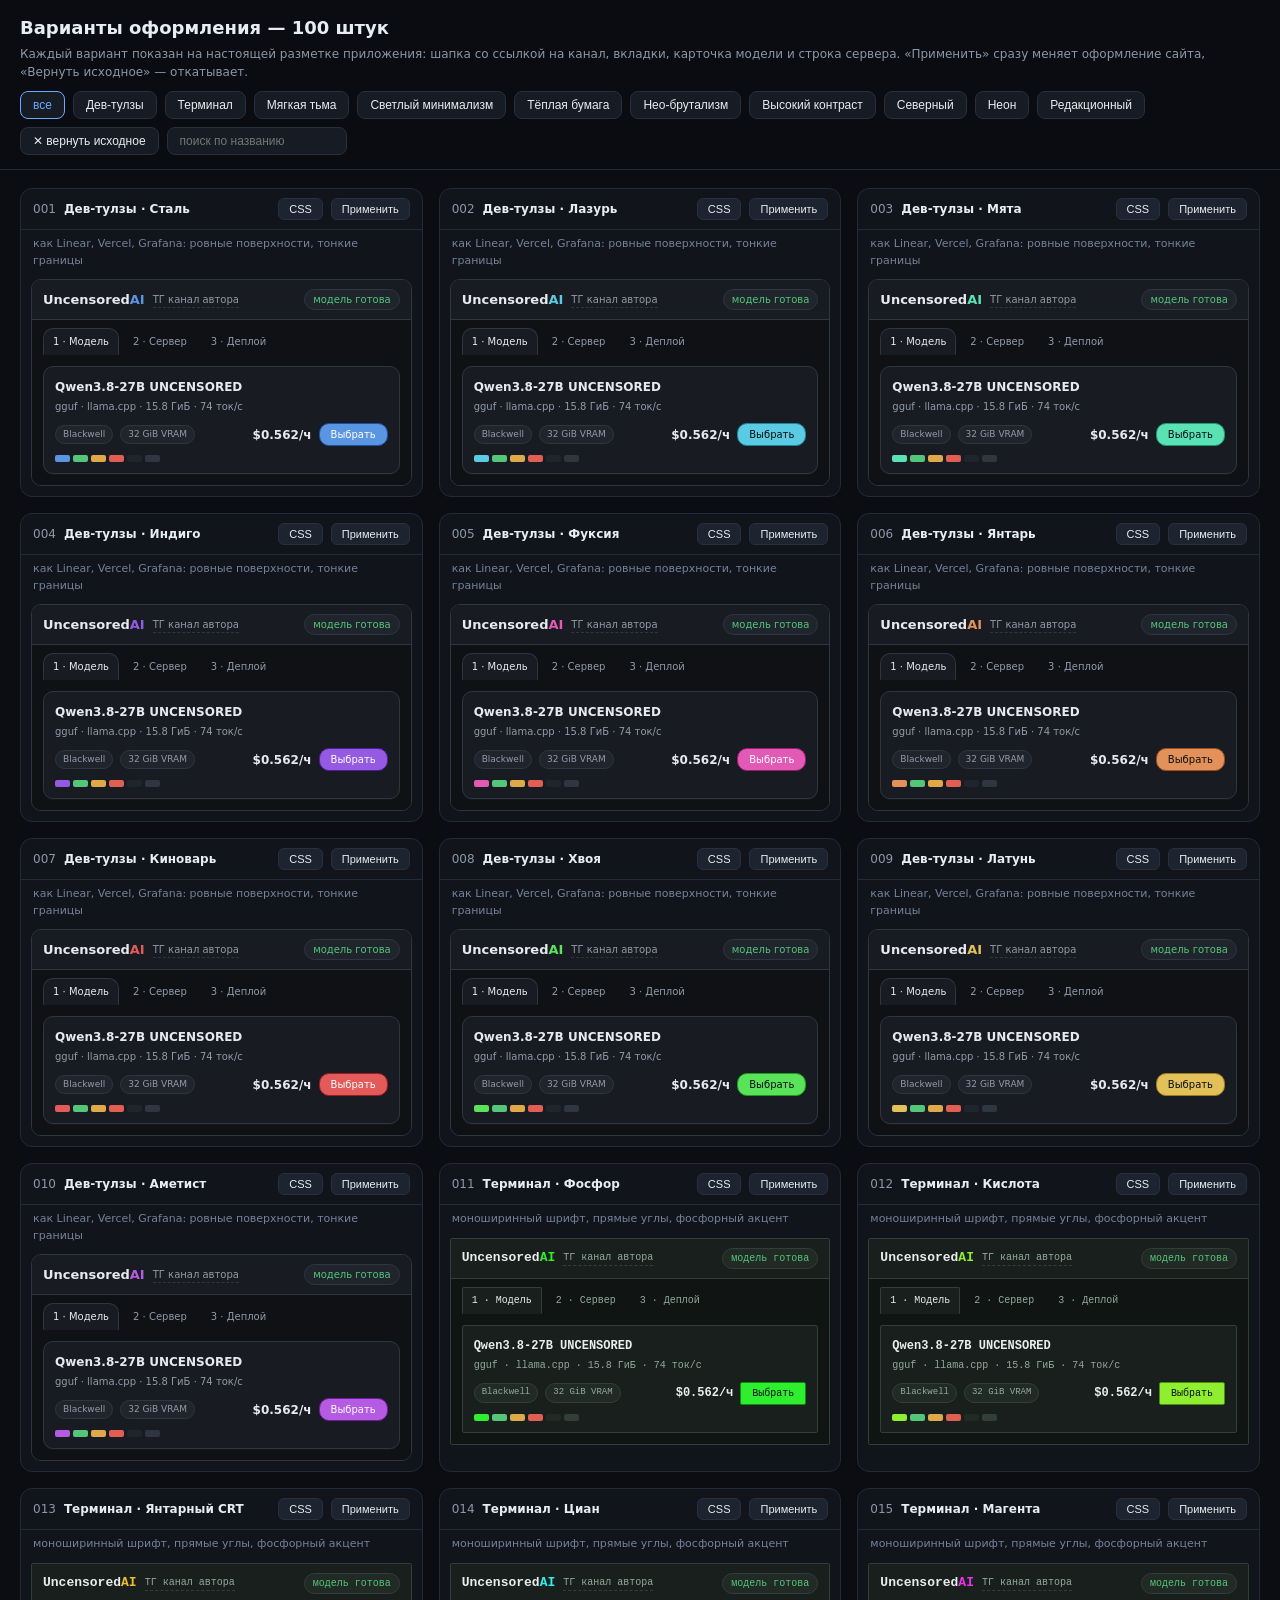
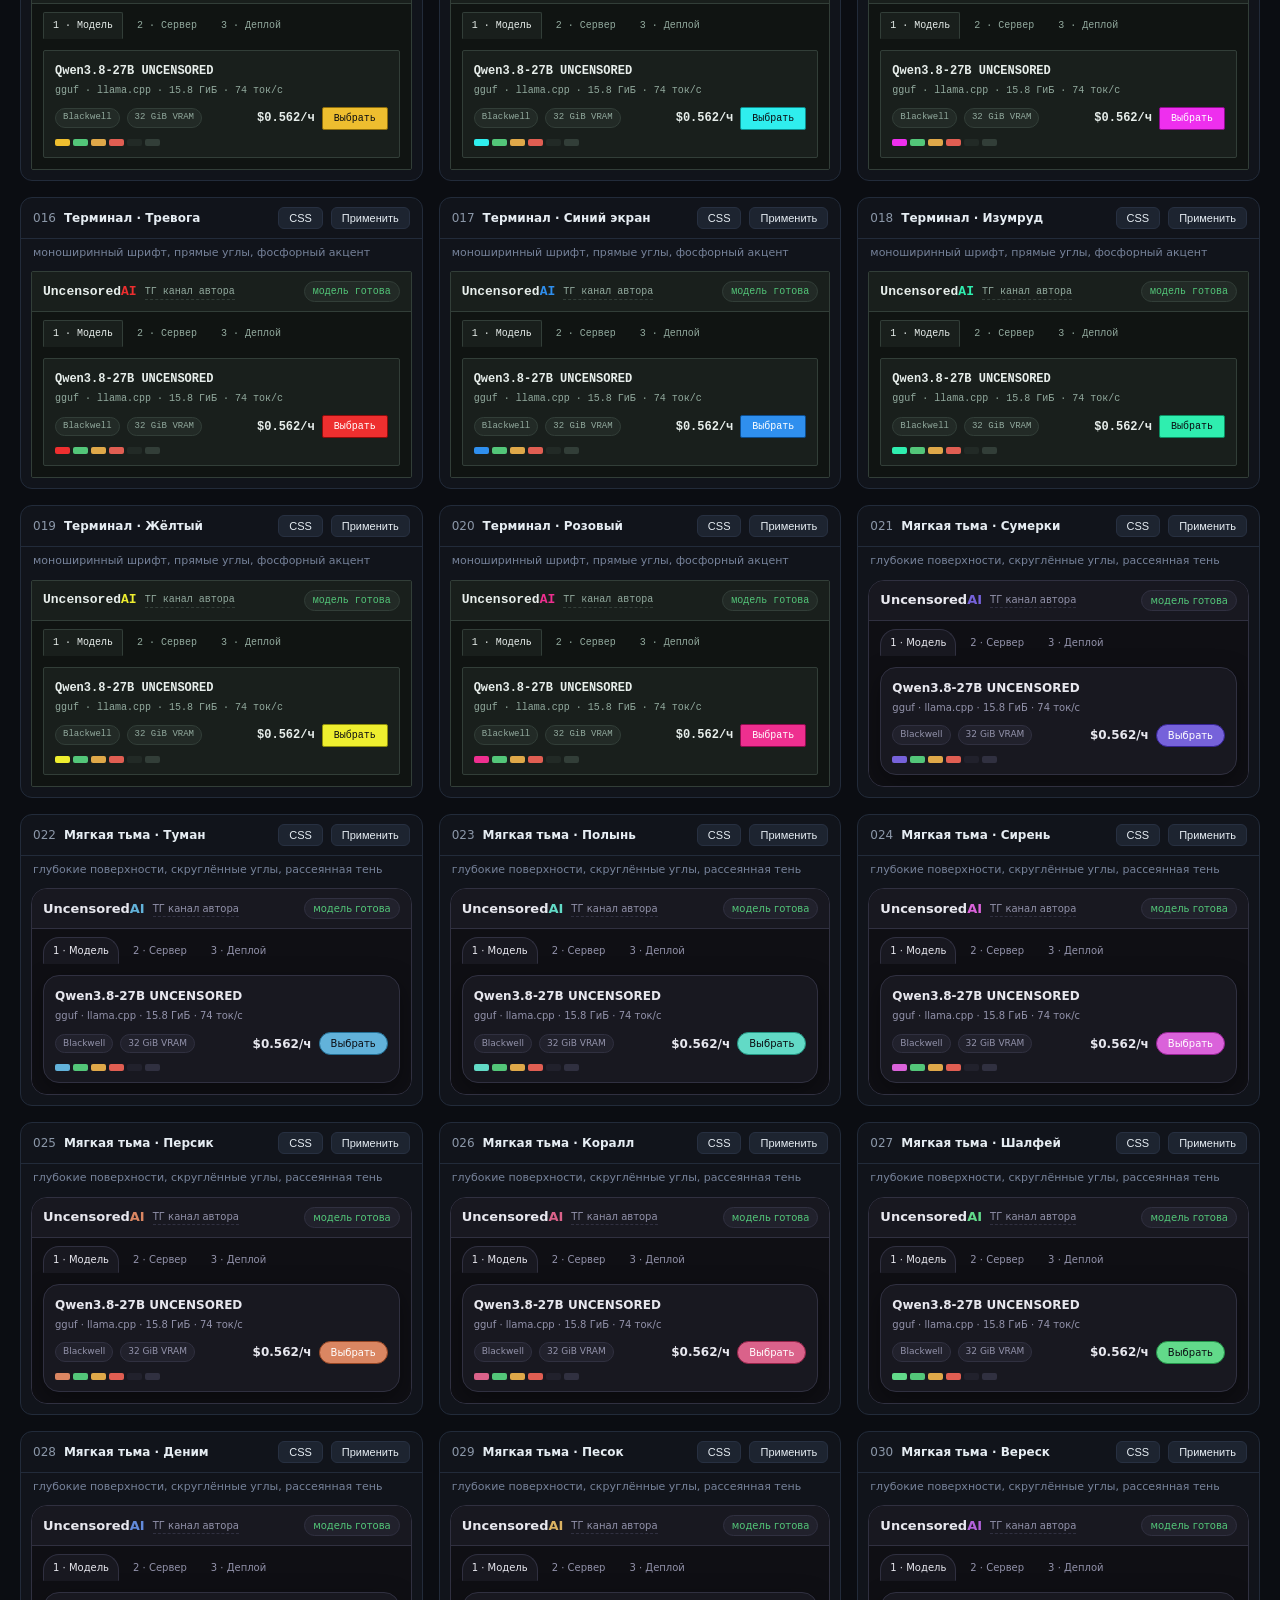
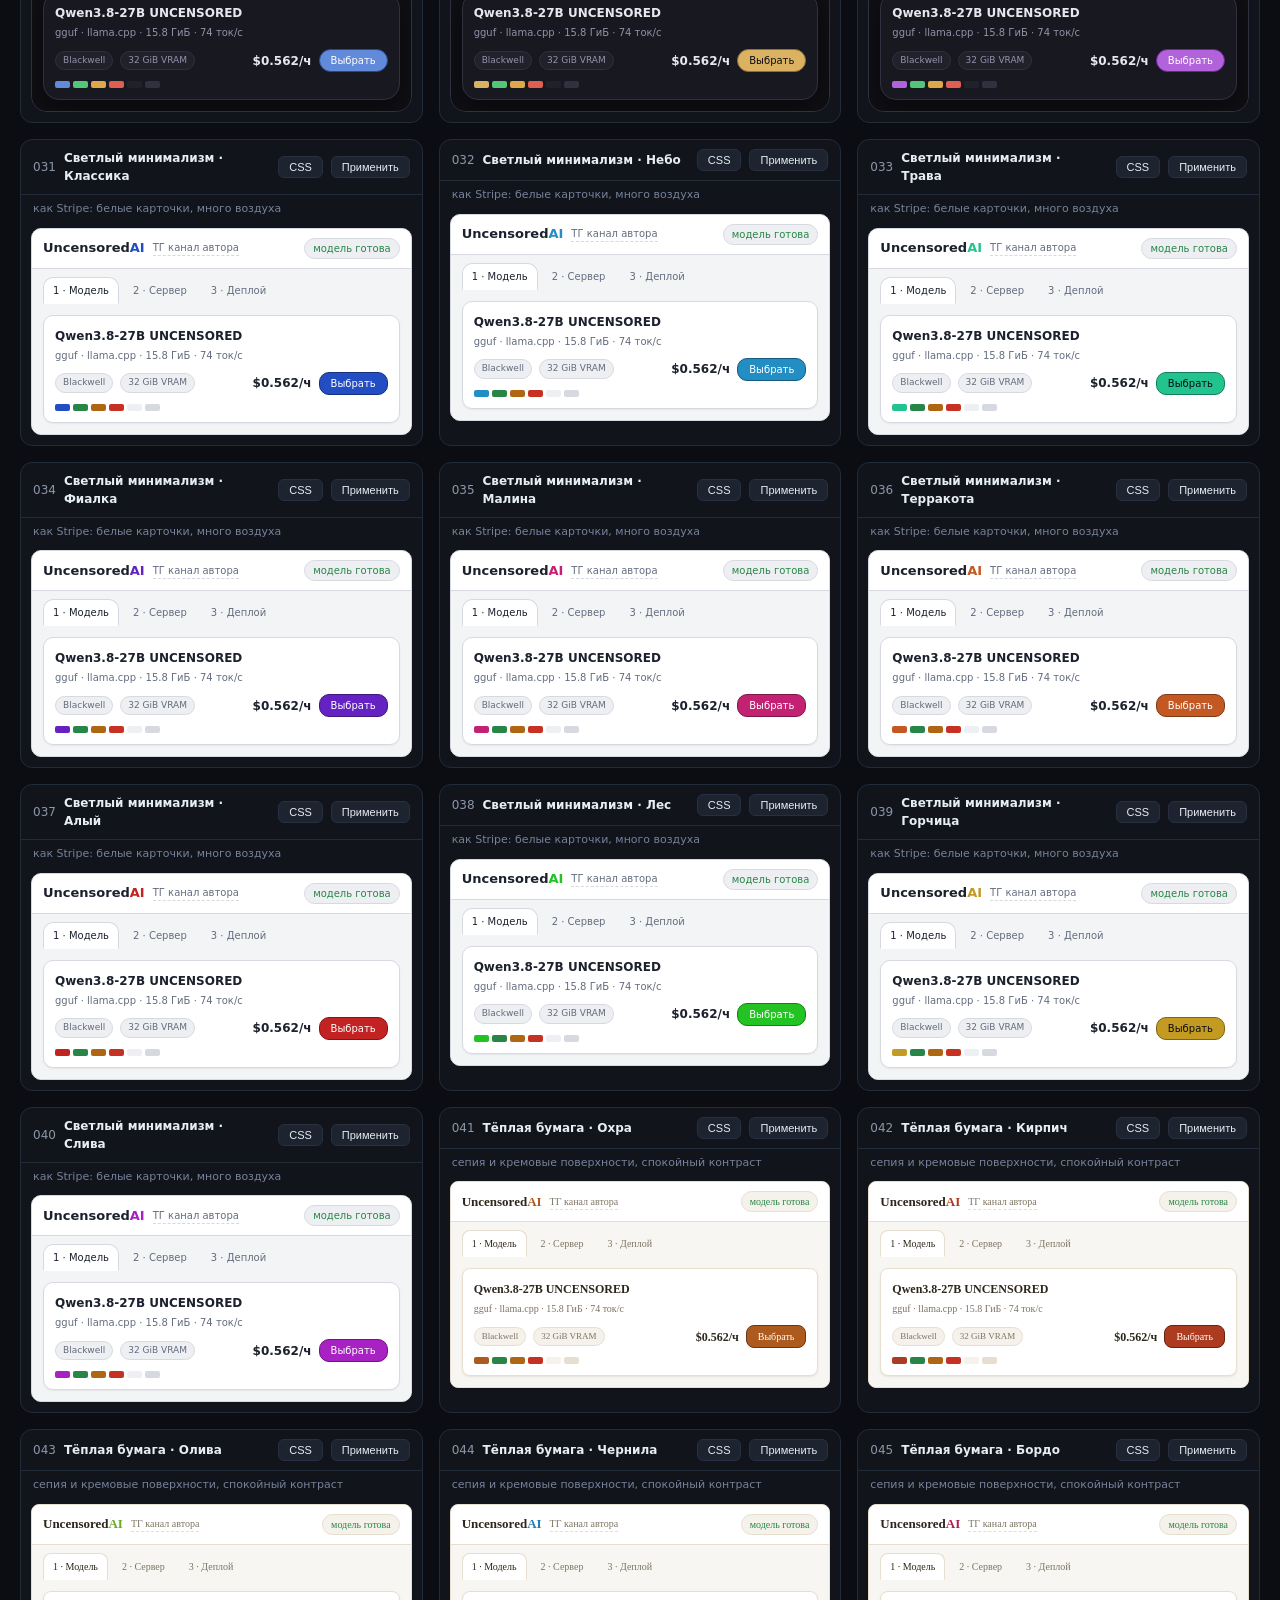
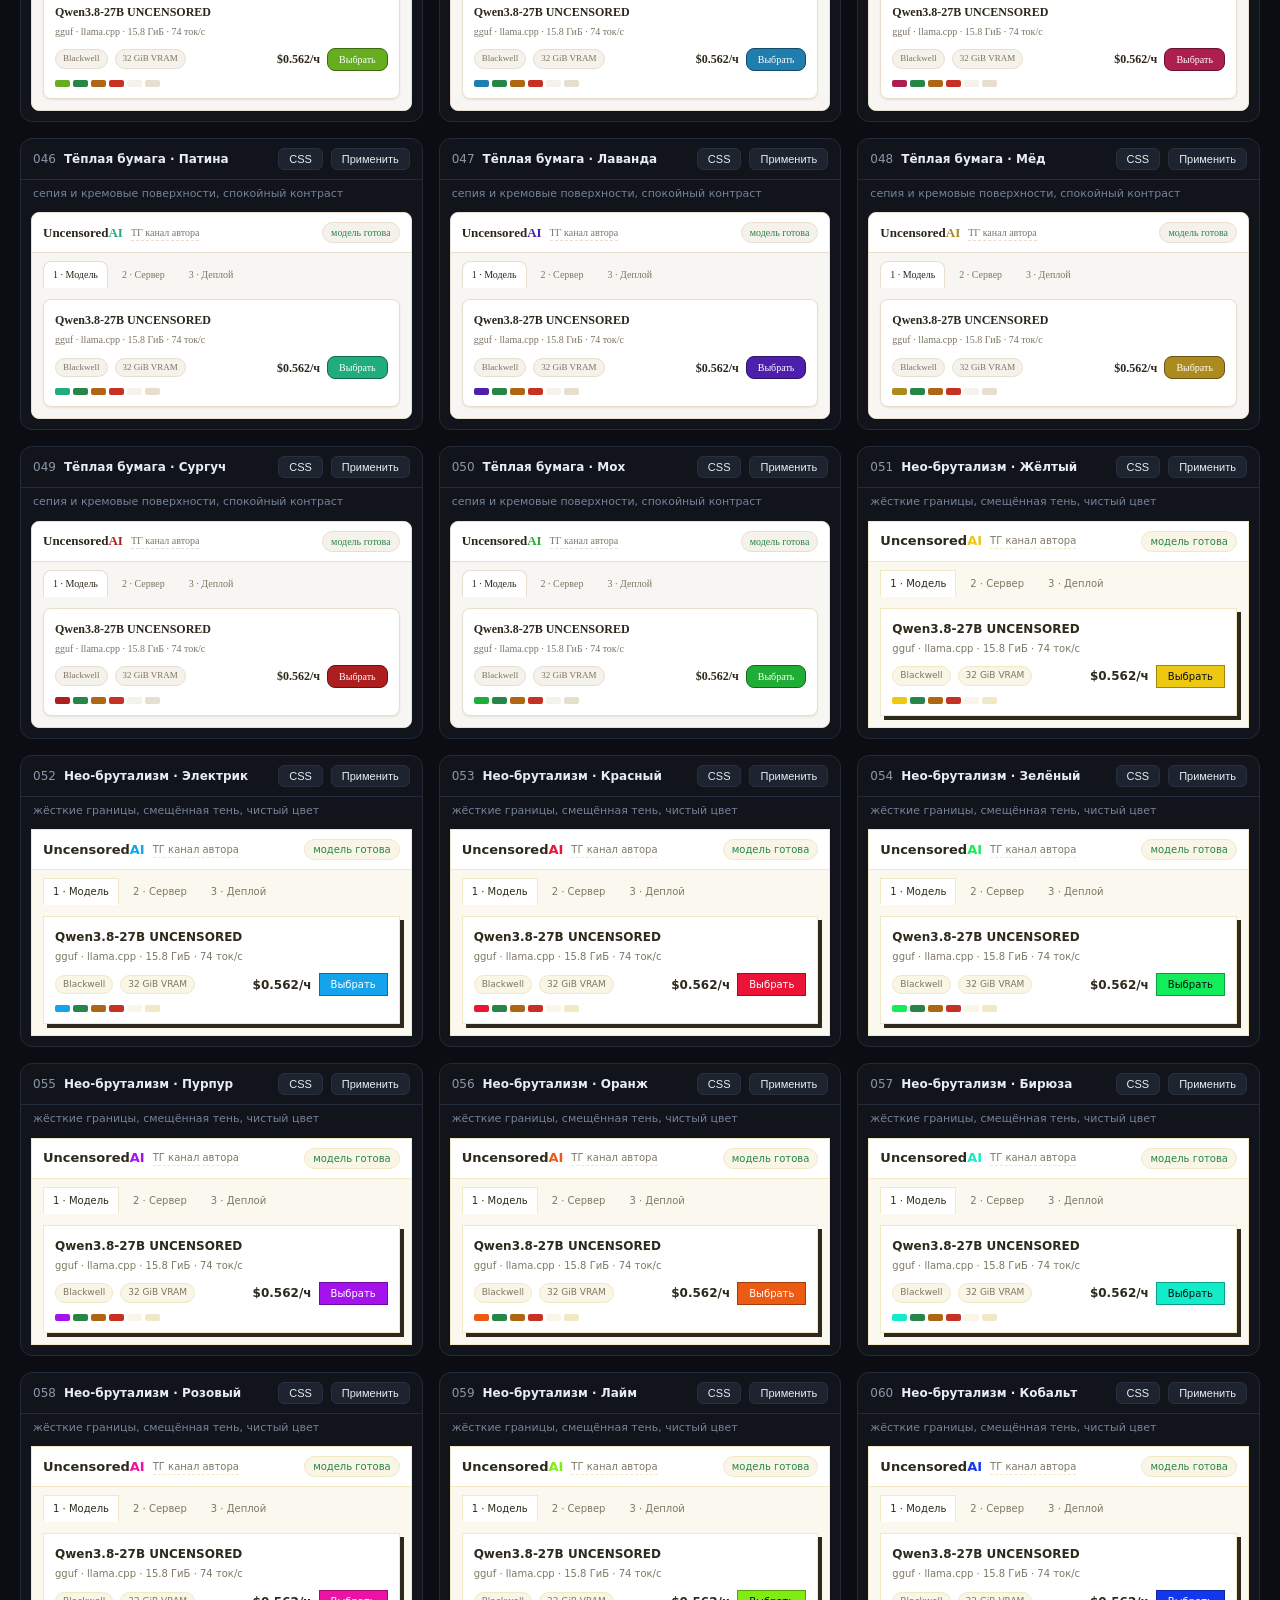
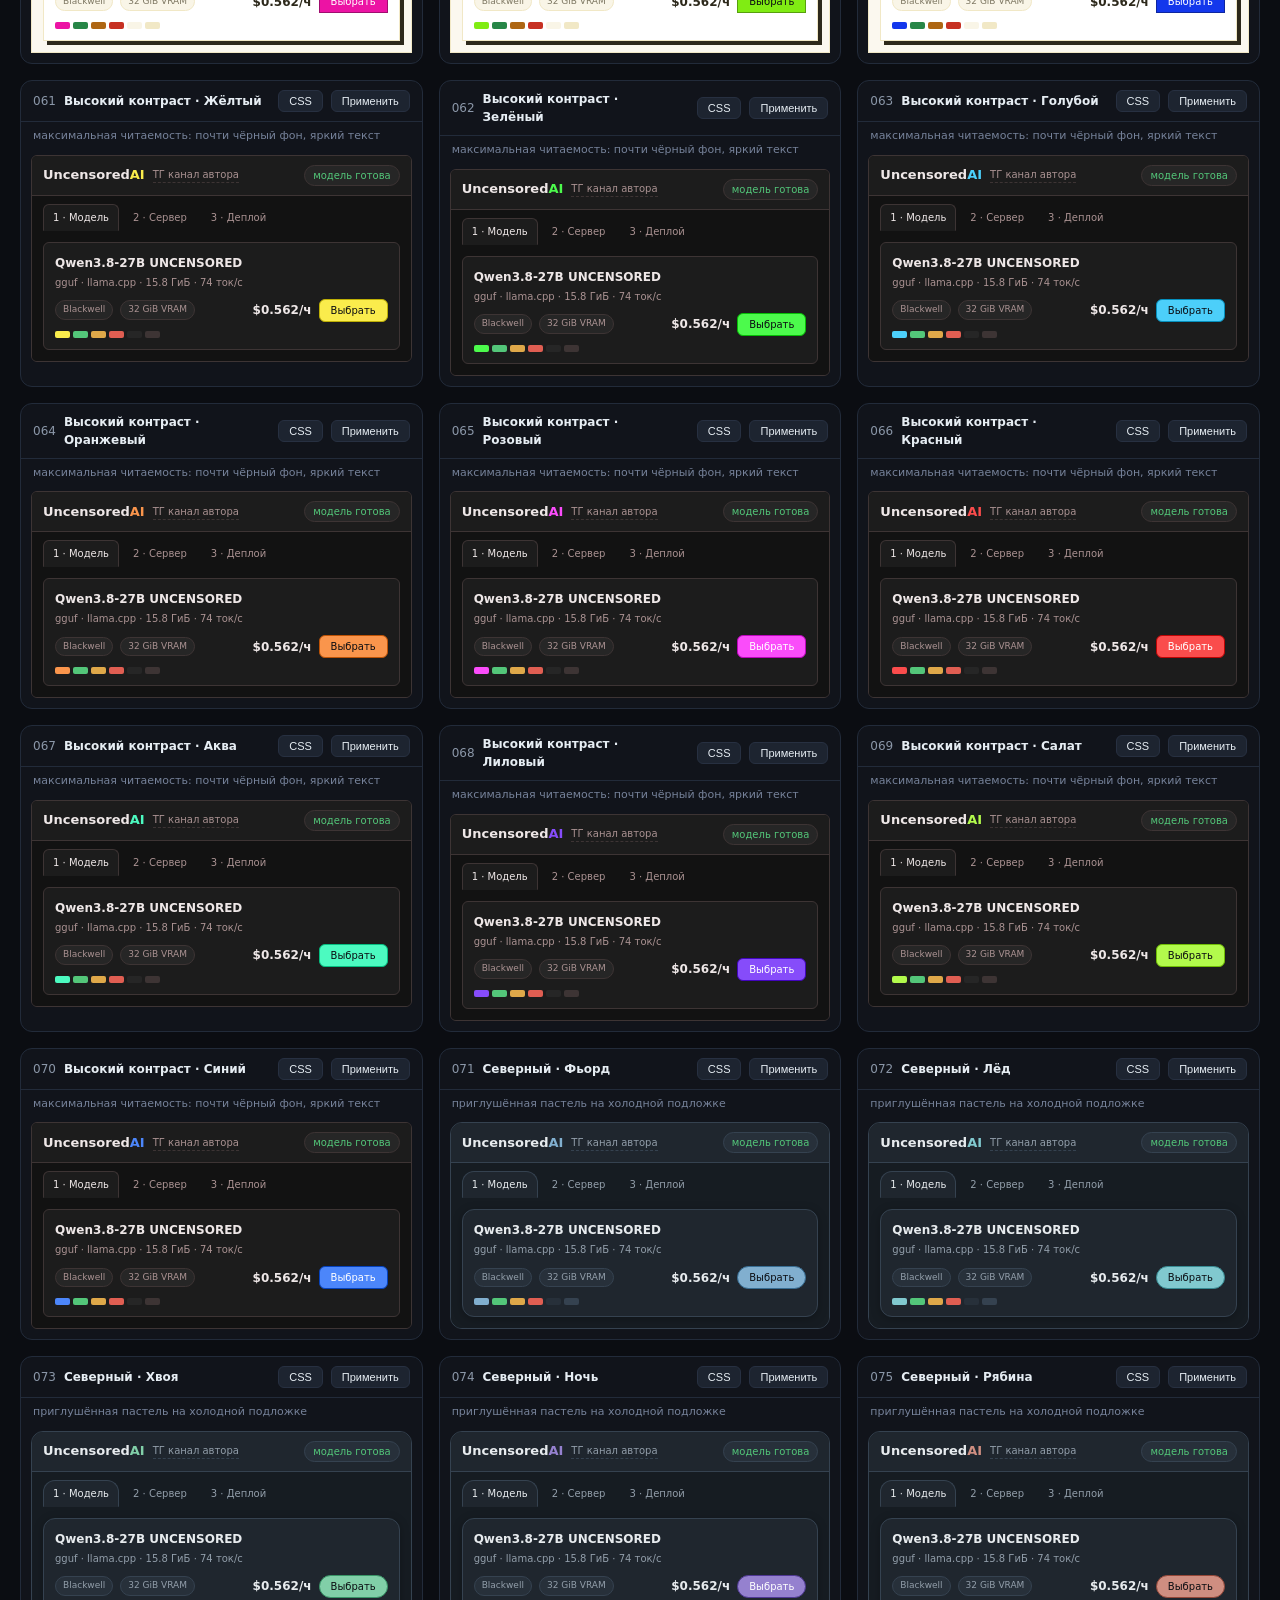
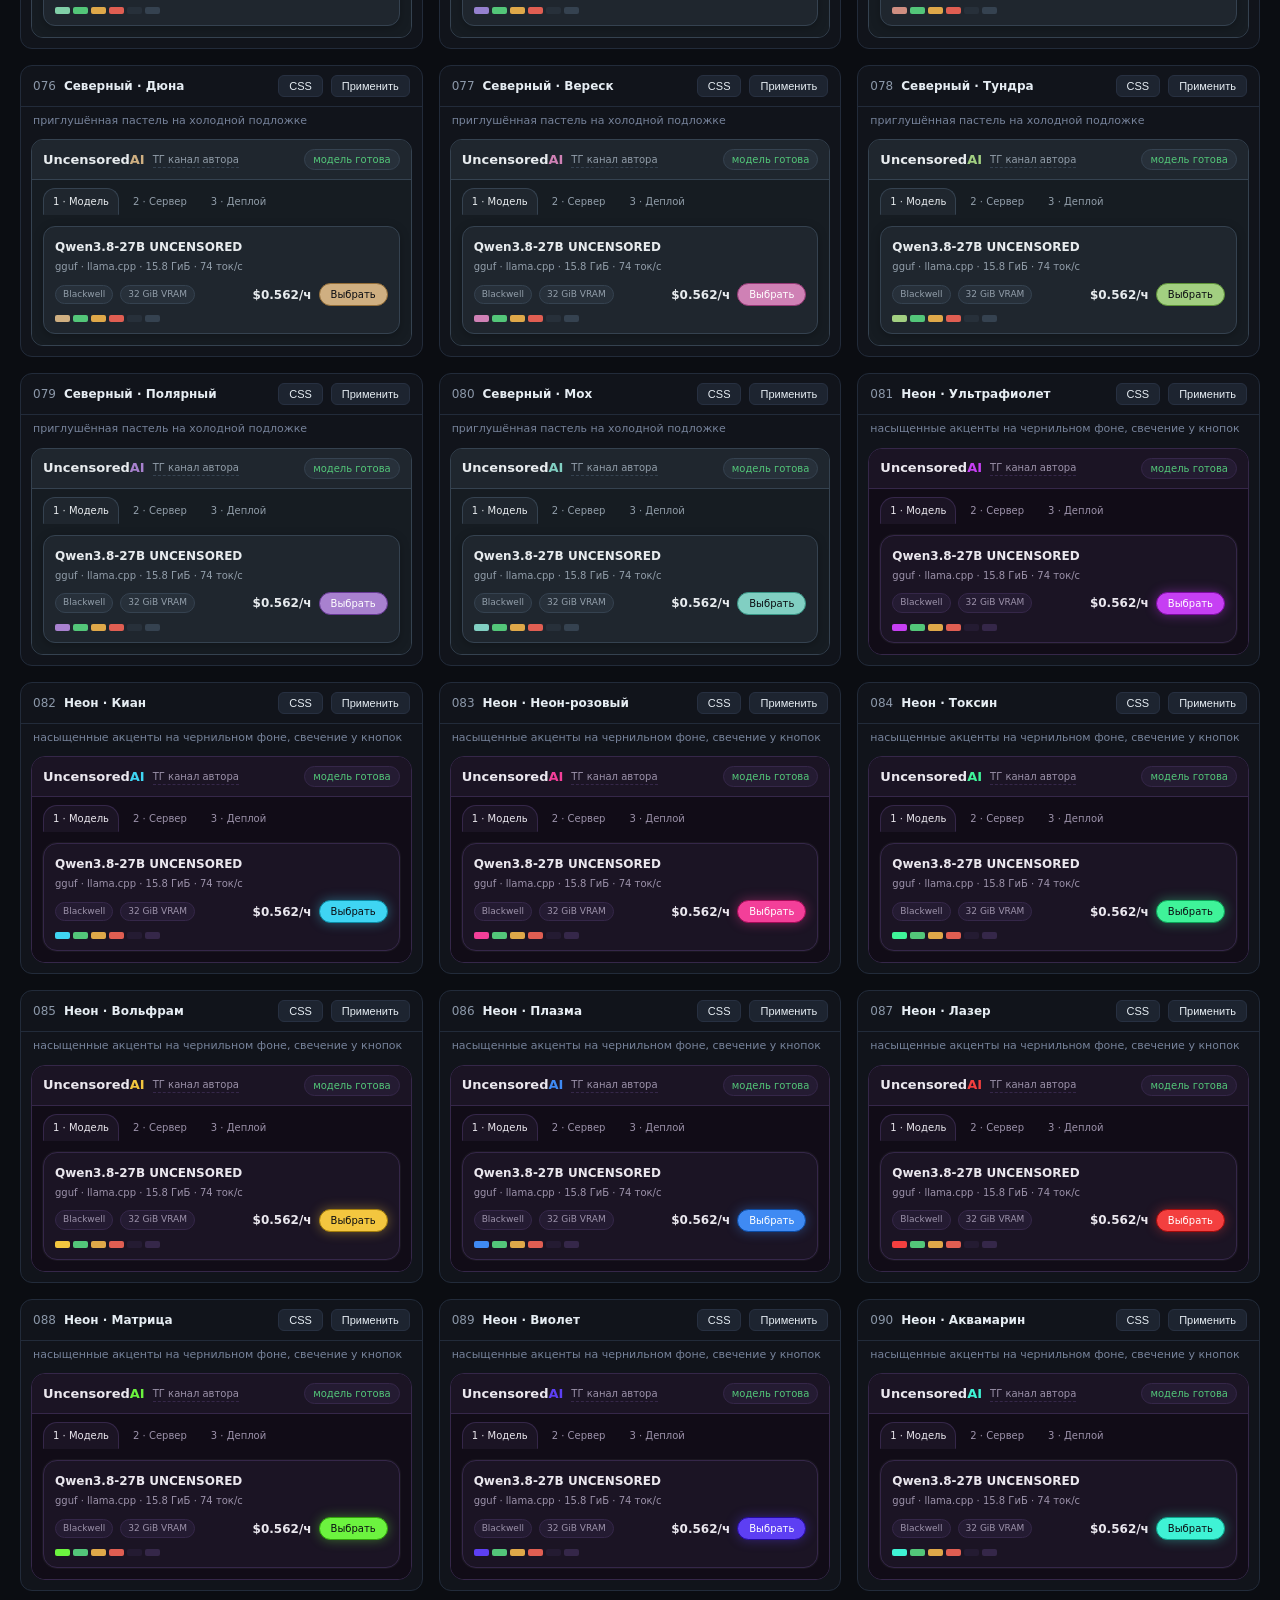
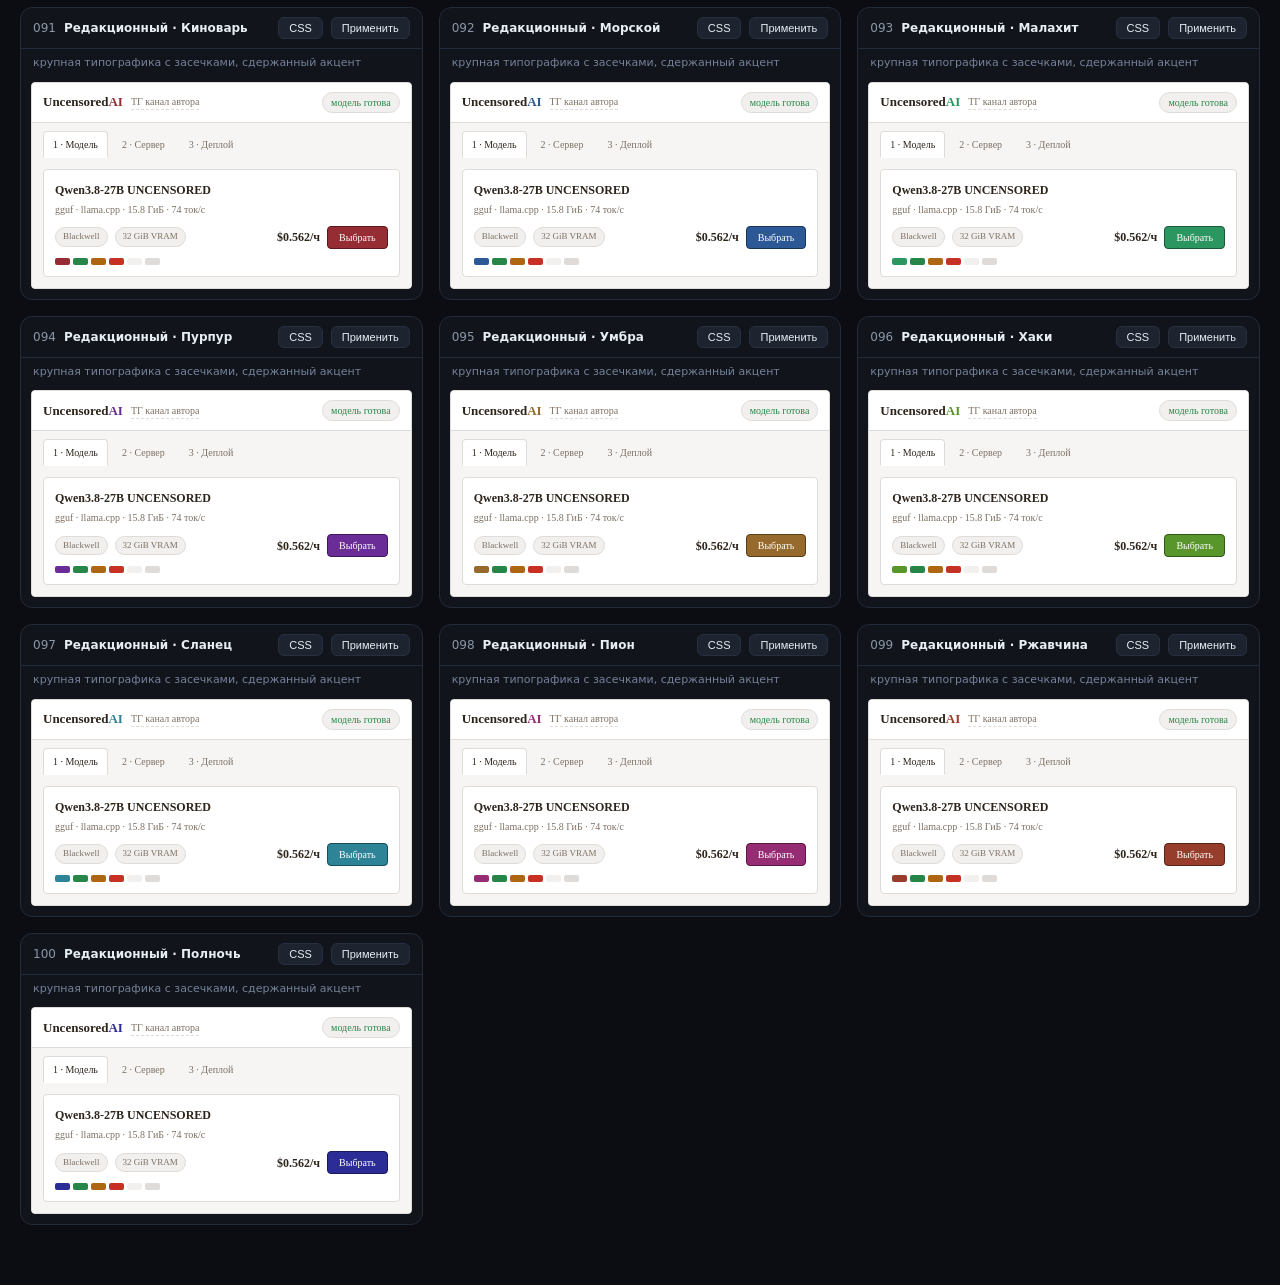
<file: static/themes.html>
<!doctype html>
<html lang="ru">
<head>
<meta charset="utf-8">
<meta name="viewport" content="width=device-width, initial-scale=1">
<title>UncensoredAI — варианты оформления</title>
<style>
  :root { color-scheme: dark; }
  * { box-sizing: border-box; }
  body { margin: 0; background: #0b0d12; color: #e6edf3;
         font: 14px/1.5 "Segoe UI", Inter, system-ui, sans-serif; }
  .head { position: sticky; top: 0; z-index: 5; background: #0b0d12cc;
          backdrop-filter: blur(8px); border-bottom: 1px solid #222b3a; padding: 14px 20px; }
  .head h1 { margin: 0 0 4px; font-size: 18px; }
  .head p { margin: 0; color: #8b97a8; font-size: 12px; }
  .tools { display: flex; gap: 8px; flex-wrap: wrap; margin-top: 10px; }
  .tools button, .tools input {
    background: #161b24; color: #e6edf3; border: 1px solid #273041;
    border-radius: 8px; padding: 6px 12px; font-size: 12px; cursor: pointer; }
  .tools button.on { border-color: #6aa9ff; color: #6aa9ff; }
  .tools input { cursor: text; min-width: 180px; }
  .grid { display: grid; grid-template-columns: repeat(auto-fill, minmax(330px, 1fr));
          gap: 16px; padding: 18px 20px 60px; }
  .cell { border: 1px solid #222b3a; border-radius: 12px; overflow: hidden; background: #11141b; }
  .cell.sel { border-color: #6aa9ff; box-shadow: 0 0 0 1px #6aa9ff; }
  .cap { display: flex; align-items: center; gap: 8px; padding: 9px 12px; font-size: 12px;
         border-bottom: 1px solid #222b3a; }
  .cap b { font-weight: 600; }
  .cap .num { color: #8b97a8; font-variant-numeric: tabular-nums; }
  .cap .spacer { flex: 1; }
  .cap button { background: #1d2430; color: #e6edf3; border: 1px solid #273041;
                border-radius: 6px; padding: 4px 10px; font-size: 11px; cursor: pointer; }
  .cap button:hover { border-color: #6aa9ff; color: #6aa9ff; }
  .note { padding: 6px 12px 0; color: #76829a; font-size: 11px; }

  /* ───── предпросмотр: та же разметка, что у приложения, только мельче ───── */
  .prev { margin: 10px; border-radius: var(--r); overflow: hidden; border: 1px solid var(--line);
          background: var(--bg); color: var(--text); font-family: var(--f); }
  .p-top { display: flex; align-items: center; gap: 8px; padding: 9px 11px;
           background: var(--panel); border-bottom: 1px solid var(--line); }
  .p-top b { font-size: 13px; }
  .p-top b i { color: var(--accent); font-style: normal; }
  .p-top a { color: var(--muted); font-size: 10px; text-decoration: none;
             border-bottom: 1px dashed var(--line); }
  .p-pill { margin-left: auto; font-size: 10px; padding: 2px 8px; border-radius: 999px;
            background: var(--panel2); border: 1px solid var(--line); color: var(--ok); }
  .p-tabs { display: flex; gap: 4px; padding: 8px 11px 0; background: var(--bg); }
  .p-tabs span { font-size: 10px; padding: 5px 9px; color: var(--muted);
                 border: 1px solid transparent; border-radius: var(--r) var(--r) 0 0; }
  .p-tabs span.on { color: var(--text); background: var(--panel);
                    border-color: var(--line); border-bottom-color: var(--panel); }
  .p-body { padding: 11px; background: var(--bg); }
  .p-card { background: var(--panel); border: 1px solid var(--line); border-radius: var(--r);
            padding: 11px; box-shadow: var(--sh); }
  .p-h { font-size: 12px; font-weight: 600; margin-bottom: 3px; }
  .p-m { font-size: 10px; color: var(--muted); }
  .p-row { display: flex; align-items: center; gap: 7px; margin-top: 9px; }
  .p-badge { font-size: 9px; padding: 2px 7px; border-radius: 999px;
             background: var(--panel2); border: 1px solid var(--line); color: var(--muted); }
  .p-price { margin-left: auto; font-weight: 700; font-size: 12px; }
  .p-btn { font-size: 10px; padding: 5px 11px; border-radius: var(--r);
           background: var(--accent); color: var(--btn-fg); border: 1px solid var(--accent2);
           box-shadow: var(--glow); font-family: var(--f); }
  .p-sw { display: flex; gap: 3px; margin-top: 9px; }
  .p-sw i { width: 15px; height: 7px; border-radius: 2px; display: block; }
</style>
</head>
<body>
<div class="head">
  <h1>Варианты оформления — 100 штук</h1>
  <p>Каждый вариант показан на настоящей разметке приложения: шапка со ссылкой на канал, вкладки,
     карточка модели и строка сервера. «Применить» сразу меняет оформление сайта, «Вернуть
     исходное» — откатывает.</p>
  <div class="tools" id="tools"></div>
</div>
<div class="grid" id="grid"></div>
<script>
const THEMES = [{"n": 1, "name": "Дев-тулзы · Сталь", "group": "Дев-тулзы", "note": "как Linear, Vercel, Grafana: ровные поверхности, тонкие границы", "mode": "dark", "radius": 10, "font": "\"Segoe UI\", Inter, system-ui, sans-serif", "shadow": "0 1px 0 rgba(255,255,255,.03)", "glow": false, "vars": {"bg": "#0f1115", "panel": "#181b21", "panel2": "#20242c", "line": "#2f3541", "text": "#e7e9ee", "muted": "#929aaa", "accent": "#5a95e2", "accent2": "#1c539c", "ok": "#53c679", "warn": "#dfa849", "bad": "#e05e52"}}, {"n": 2, "name": "Дев-тулзы · Лазурь", "group": "Дев-тулзы", "note": "как Linear, Vercel, Grafana: ровные поверхности, тонкие границы", "mode": "dark", "radius": 10, "font": "\"Segoe UI\", Inter, system-ui, sans-serif", "shadow": "0 1px 0 rgba(255,255,255,.03)", "glow": false, "vars": {"bg": "#0f1115", "panel": "#181b21", "panel2": "#20242c", "line": "#2f3541", "text": "#e7e9ee", "muted": "#929aaa", "accent": "#5acbe2", "accent2": "#1c879c", "ok": "#53c679", "warn": "#dfa849", "bad": "#e05e52"}}, {"n": 3, "name": "Дев-тулзы · Мята", "group": "Дев-тулзы", "note": "как Linear, Vercel, Grafana: ровные поверхности, тонкие границы", "mode": "dark", "radius": 10, "font": "\"Segoe UI\", Inter, system-ui, sans-serif", "shadow": "0 1px 0 rgba(255,255,255,.03)", "glow": false, "vars": {"bg": "#0f1115", "panel": "#181b21", "panel2": "#20242c", "line": "#2f3541", "text": "#e7e9ee", "muted": "#929aaa", "accent": "#5ae2b5", "accent2": "#1c9c71", "ok": "#53c679", "warn": "#dfa849", "bad": "#e05e52"}}, {"n": 4, "name": "Дев-тулзы · Индиго", "group": "Дев-тулзы", "note": "как Linear, Vercel, Grafana: ровные поверхности, тонкие границы", "mode": "dark", "radius": 10, "font": "\"Segoe UI\", Inter, system-ui, sans-serif", "shadow": "0 1px 0 rgba(255,255,255,.03)", "glow": false, "vars": {"bg": "#0f1115", "panel": "#181b21", "panel2": "#20242c", "line": "#2f3541", "text": "#e7e9ee", "muted": "#929aaa", "accent": "#955ae2", "accent2": "#531c9c", "ok": "#53c679", "warn": "#dfa849", "bad": "#e05e52"}}, {"n": 5, "name": "Дев-тулзы · Фуксия", "group": "Дев-тулзы", "note": "как Linear, Vercel, Grafana: ровные поверхности, тонкие границы", "mode": "dark", "radius": 10, "font": "\"Segoe UI\", Inter, system-ui, sans-serif", "shadow": "0 1px 0 rgba(255,255,255,.03)", "glow": false, "vars": {"bg": "#0f1115", "panel": "#181b21", "panel2": "#20242c", "line": "#2f3541", "text": "#e7e9ee", "muted": "#929aaa", "accent": "#e25ab5", "accent2": "#9c1c71", "ok": "#53c679", "warn": "#dfa849", "bad": "#e05e52"}}, {"n": 6, "name": "Дев-тулзы · Янтарь", "group": "Дев-тулзы", "note": "как Linear, Vercel, Grafana: ровные поверхности, тонкие границы", "mode": "dark", "radius": 10, "font": "\"Segoe UI\", Inter, system-ui, sans-serif", "shadow": "0 1px 0 rgba(255,255,255,.03)", "glow": false, "vars": {"bg": "#0f1115", "panel": "#181b21", "panel2": "#20242c", "line": "#2f3541", "text": "#e7e9ee", "muted": "#929aaa", "accent": "#e2915a", "accent2": "#9c4f1c", "ok": "#53c679", "warn": "#dfa849", "bad": "#e05e52"}}, {"n": 7, "name": "Дев-тулзы · Киноварь", "group": "Дев-тулзы", "note": "как Linear, Vercel, Grafana: ровные поверхности, тонкие границы", "mode": "dark", "radius": 10, "font": "\"Segoe UI\", Inter, system-ui, sans-serif", "shadow": "0 1px 0 rgba(255,255,255,.03)", "glow": false, "vars": {"bg": "#0f1115", "panel": "#181b21", "panel2": "#20242c", "line": "#2f3541", "text": "#e7e9ee", "muted": "#929aaa", "accent": "#e25a5a", "accent2": "#9c1c1c", "ok": "#53c679", "warn": "#dfa849", "bad": "#e05e52"}}, {"n": 8, "name": "Дев-тулзы · Хвоя", "group": "Дев-тулзы", "note": "как Linear, Vercel, Grafana: ровные поверхности, тонкие границы", "mode": "dark", "radius": 10, "font": "\"Segoe UI\", Inter, system-ui, sans-serif", "shadow": "0 1px 0 rgba(255,255,255,.03)", "glow": false, "vars": {"bg": "#0f1115", "panel": "#181b21", "panel2": "#20242c", "line": "#2f3541", "text": "#e7e9ee", "muted": "#929aaa", "accent": "#5ae25a", "accent2": "#1c9c1c", "ok": "#53c679", "warn": "#dfa849", "bad": "#e05e52"}}, {"n": 9, "name": "Дев-тулзы · Латунь", "group": "Дев-тулзы", "note": "как Linear, Vercel, Grafana: ровные поверхности, тонкие границы", "mode": "dark", "radius": 10, "font": "\"Segoe UI\", Inter, system-ui, sans-serif", "shadow": "0 1px 0 rgba(255,255,255,.03)", "glow": false, "vars": {"bg": "#0f1115", "panel": "#181b21", "panel2": "#20242c", "line": "#2f3541", "text": "#e7e9ee", "muted": "#929aaa", "accent": "#e2c05a", "accent2": "#9c7c1c", "ok": "#53c679", "warn": "#dfa849", "bad": "#e05e52"}}, {"n": 10, "name": "Дев-тулзы · Аметист", "group": "Дев-тулзы", "note": "как Linear, Vercel, Grafana: ровные поверхности, тонкие границы", "mode": "dark", "radius": 10, "font": "\"Segoe UI\", Inter, system-ui, sans-serif", "shadow": "0 1px 0 rgba(255,255,255,.03)", "glow": false, "vars": {"bg": "#0f1115", "panel": "#181b21", "panel2": "#20242c", "line": "#2f3541", "text": "#e7e9ee", "muted": "#929aaa", "accent": "#b55ae2", "accent2": "#711c9c", "ok": "#53c679", "warn": "#dfa849", "bad": "#e05e52"}}, {"n": 11, "name": "Терминал · Фосфор", "group": "Терминал", "note": "моноширинный шрифт, прямые углы, фосфорный акцент", "mode": "dark", "radius": 2, "font": "Consolas, \"JetBrains Mono\", \"Cascadia Mono\", monospace", "shadow": "none", "glow": false, "vars": {"bg": "#101412", "panel": "#191f1c", "panel2": "#222a26", "line": "#323e38", "text": "#e7eeeb", "muted": "#92aa9e", "accent": "#2fee2f", "accent2": "#0b8e0b", "ok": "#53c679", "warn": "#dfa849", "bad": "#e05e52"}}, {"n": 12, "name": "Терминал · Кислота", "group": "Терминал", "note": "моноширинный шрифт, прямые углы, фосфорный акцент", "mode": "dark", "radius": 2, "font": "Consolas, \"JetBrains Mono\", \"Cascadia Mono\", monospace", "shadow": "none", "glow": false, "vars": {"bg": "#101412", "panel": "#191f1c", "panel2": "#222a26", "line": "#323e38", "text": "#e7eeeb", "muted": "#92aa9e", "accent": "#8fee2f", "accent2": "#4d8e0b", "ok": "#53c679", "warn": "#dfa849", "bad": "#e05e52"}}, {"n": 13, "name": "Терминал · Янтарный CRT", "group": "Терминал", "note": "моноширинный шрифт, прямые углы, фосфорный акцент", "mode": "dark", "radius": 2, "font": "Consolas, \"JetBrains Mono\", \"Cascadia Mono\", monospace", "shadow": "none", "glow": false, "vars": {"bg": "#101412", "panel": "#191f1c", "panel2": "#222a26", "line": "#323e38", "text": "#e7eeeb", "muted": "#92aa9e", "accent": "#eebe2f", "accent2": "#8e6d0b", "ok": "#53c679", "warn": "#dfa849", "bad": "#e05e52"}}, {"n": 14, "name": "Терминал · Циан", "group": "Терминал", "note": "моноширинный шрифт, прямые углы, фосфорный акцент", "mode": "dark", "radius": 2, "font": "Consolas, \"JetBrains Mono\", \"Cascadia Mono\", monospace", "shadow": "none", "glow": false, "vars": {"bg": "#101412", "panel": "#191f1c", "panel2": "#222a26", "line": "#323e38", "text": "#e7eeeb", "muted": "#92aa9e", "accent": "#2feeee", "accent2": "#0b8e8e", "ok": "#53c679", "warn": "#dfa849", "bad": "#e05e52"}}, {"n": 15, "name": "Терминал · Магента", "group": "Терминал", "note": "моноширинный шрифт, прямые углы, фосфорный акцент", "mode": "dark", "radius": 2, "font": "Consolas, \"JetBrains Mono\", \"Cascadia Mono\", monospace", "shadow": "none", "glow": false, "vars": {"bg": "#101412", "panel": "#191f1c", "panel2": "#222a26", "line": "#323e38", "text": "#e7eeeb", "muted": "#92aa9e", "accent": "#ee2fee", "accent2": "#8e0b8e", "ok": "#53c679", "warn": "#dfa849", "bad": "#e05e52"}}, {"n": 16, "name": "Терминал · Тревога", "group": "Терминал", "note": "моноширинный шрифт, прямые углы, фосфорный акцент", "mode": "dark", "radius": 2, "font": "Consolas, \"JetBrains Mono\", \"Cascadia Mono\", monospace", "shadow": "none", "glow": false, "vars": {"bg": "#101412", "panel": "#191f1c", "panel2": "#222a26", "line": "#323e38", "text": "#e7eeeb", "muted": "#92aa9e", "accent": "#ee2f2f", "accent2": "#8e0b0b", "ok": "#53c679", "warn": "#dfa849", "bad": "#e05e52"}}, {"n": 17, "name": "Терминал · Синий экран", "group": "Терминал", "note": "моноширинный шрифт, прямые углы, фосфорный акцент", "mode": "dark", "radius": 2, "font": "Consolas, \"JetBrains Mono\", \"Cascadia Mono\", monospace", "shadow": "none", "glow": false, "vars": {"bg": "#101412", "panel": "#191f1c", "panel2": "#222a26", "line": "#323e38", "text": "#e7eeeb", "muted": "#92aa9e", "accent": "#2f8fee", "accent2": "#0b4c8e", "ok": "#53c679", "warn": "#dfa849", "bad": "#e05e52"}}, {"n": 18, "name": "Терминал · Изумруд", "group": "Терминал", "note": "моноширинный шрифт, прямые углы, фосфорный акцент", "mode": "dark", "radius": 2, "font": "Consolas, \"JetBrains Mono\", \"Cascadia Mono\", monospace", "shadow": "none", "glow": false, "vars": {"bg": "#101412", "panel": "#191f1c", "panel2": "#222a26", "line": "#323e38", "text": "#e7eeeb", "muted": "#92aa9e", "accent": "#2feeaf", "accent2": "#0b8e62", "ok": "#53c679", "warn": "#dfa849", "bad": "#e05e52"}}, {"n": 19, "name": "Терминал · Жёлтый", "group": "Терминал", "note": "моноширинный шрифт, прямые углы, фосфорный акцент", "mode": "dark", "radius": 2, "font": "Consolas, \"JetBrains Mono\", \"Cascadia Mono\", monospace", "shadow": "none", "glow": false, "vars": {"bg": "#101412", "panel": "#191f1c", "panel2": "#222a26", "line": "#323e38", "text": "#e7eeeb", "muted": "#92aa9e", "accent": "#eeee2f", "accent2": "#8e8e0b", "ok": "#53c679", "warn": "#dfa849", "bad": "#e05e52"}}, {"n": 20, "name": "Терминал · Розовый", "group": "Терминал", "note": "моноширинный шрифт, прямые углы, фосфорный акцент", "mode": "dark", "radius": 2, "font": "Consolas, \"JetBrains Mono\", \"Cascadia Mono\", monospace", "shadow": "none", "glow": false, "vars": {"bg": "#101412", "panel": "#191f1c", "panel2": "#222a26", "line": "#323e38", "text": "#e7eeeb", "muted": "#92aa9e", "accent": "#ee2f8f", "accent2": "#8e0b4d", "ok": "#53c679", "warn": "#dfa849", "bad": "#e05e52"}}, {"n": 21, "name": "Мягкая тьма · Сумерки", "group": "Мягкая тьма", "note": "глубокие поверхности, скруглённые углы, рассеянная тень", "mode": "dark", "radius": 16, "font": "\"Segoe UI Variable Display\", ui-rounded, \"Segoe UI\", system-ui, sans-serif", "shadow": "0 8px 24px rgba(0,0,0,.38)", "glow": false, "vars": {"bg": "#0f0f14", "panel": "#181820", "panel2": "#21212c", "line": "#303040", "text": "#e7e7ee", "muted": "#9292aa", "accent": "#7662da", "accent2": "#362395", "ok": "#53c679", "warn": "#dfa849", "bad": "#e05e52"}}, {"n": 22, "name": "Мягкая тьма · Туман", "group": "Мягкая тьма", "note": "глубокие поверхности, скруглённые углы, рассеянная тень", "mode": "dark", "radius": 16, "font": "\"Segoe UI Variable Display\", ui-rounded, \"Segoe UI\", system-ui, sans-serif", "shadow": "0 8px 24px rgba(0,0,0,.38)", "glow": false, "vars": {"bg": "#0f0f14", "panel": "#181820", "panel2": "#21212c", "line": "#303040", "text": "#e7e7ee", "muted": "#9292aa", "accent": "#62b2da", "accent2": "#236f95", "ok": "#53c679", "warn": "#dfa849", "bad": "#e05e52"}}, {"n": 23, "name": "Мягкая тьма · Полынь", "group": "Мягкая тьма", "note": "глубокие поверхности, скруглённые углы, рассеянная тень", "mode": "dark", "radius": 16, "font": "\"Segoe UI Variable Display\", ui-rounded, \"Segoe UI\", system-ui, sans-serif", "shadow": "0 8px 24px rgba(0,0,0,.38)", "glow": false, "vars": {"bg": "#0f0f14", "panel": "#181820", "panel2": "#21212c", "line": "#303040", "text": "#e7e7ee", "muted": "#9292aa", "accent": "#62dac6", "accent2": "#239582", "ok": "#53c679", "warn": "#dfa849", "bad": "#e05e52"}}, {"n": 24, "name": "Мягкая тьма · Сирень", "group": "Мягкая тьма", "note": "глубокие поверхности, скруглённые углы, рассеянная тень", "mode": "dark", "radius": 16, "font": "\"Segoe UI Variable Display\", ui-rounded, \"Segoe UI\", system-ui, sans-serif", "shadow": "0 8px 24px rgba(0,0,0,.38)", "glow": false, "vars": {"bg": "#0f0f14", "panel": "#181820", "panel2": "#21212c", "line": "#303040", "text": "#e7e7ee", "muted": "#9292aa", "accent": "#da62da", "accent2": "#952395", "ok": "#53c679", "warn": "#dfa849", "bad": "#e05e52"}}, {"n": 25, "name": "Мягкая тьма · Персик", "group": "Мягкая тьма", "note": "глубокие поверхности, скруглённые углы, рассеянная тень", "mode": "dark", "radius": 16, "font": "\"Segoe UI Variable Display\", ui-rounded, \"Segoe UI\", system-ui, sans-serif", "shadow": "0 8px 24px rgba(0,0,0,.38)", "glow": false, "vars": {"bg": "#0f0f14", "panel": "#181820", "panel2": "#21212c", "line": "#303040", "text": "#e7e7ee", "muted": "#9292aa", "accent": "#da8662", "accent2": "#954523", "ok": "#53c679", "warn": "#dfa849", "bad": "#e05e52"}}, {"n": 26, "name": "Мягкая тьма · Коралл", "group": "Мягкая тьма", "note": "глубокие поверхности, скруглённые углы, рассеянная тень", "mode": "dark", "radius": 16, "font": "\"Segoe UI Variable Display\", ui-rounded, \"Segoe UI\", system-ui, sans-serif", "shadow": "0 8px 24px rgba(0,0,0,.38)", "glow": false, "vars": {"bg": "#0f0f14", "panel": "#181820", "panel2": "#21212c", "line": "#303040", "text": "#e7e7ee", "muted": "#9292aa", "accent": "#da628a", "accent2": "#952349", "ok": "#53c679", "warn": "#dfa849", "bad": "#e05e52"}}, {"n": 27, "name": "Мягкая тьма · Шалфей", "group": "Мягкая тьма", "note": "глубокие поверхности, скруглённые углы, рассеянная тень", "mode": "dark", "radius": 16, "font": "\"Segoe UI Variable Display\", ui-rounded, \"Segoe UI\", system-ui, sans-serif", "shadow": "0 8px 24px rgba(0,0,0,.38)", "glow": false, "vars": {"bg": "#0f0f14", "panel": "#181820", "panel2": "#21212c", "line": "#303040", "text": "#e7e7ee", "muted": "#9292aa", "accent": "#62da8a", "accent2": "#239549", "ok": "#53c679", "warn": "#dfa849", "bad": "#e05e52"}}, {"n": 28, "name": "Мягкая тьма · Деним", "group": "Мягкая тьма", "note": "глубокие поверхности, скруглённые углы, рассеянная тень", "mode": "dark", "radius": 16, "font": "\"Segoe UI Variable Display\", ui-rounded, \"Segoe UI\", system-ui, sans-serif", "shadow": "0 8px 24px rgba(0,0,0,.38)", "glow": false, "vars": {"bg": "#0f0f14", "panel": "#181820", "panel2": "#21212c", "line": "#303040", "text": "#e7e7ee", "muted": "#9292aa", "accent": "#628ada", "accent2": "#234995", "ok": "#53c679", "warn": "#dfa849", "bad": "#e05e52"}}, {"n": 29, "name": "Мягкая тьма · Песок", "group": "Мягкая тьма", "note": "глубокие поверхности, скруглённые углы, рассеянная тень", "mode": "dark", "radius": 16, "font": "\"Segoe UI Variable Display\", ui-rounded, \"Segoe UI\", system-ui, sans-serif", "shadow": "0 8px 24px rgba(0,0,0,.38)", "glow": false, "vars": {"bg": "#0f0f14", "panel": "#181820", "panel2": "#21212c", "line": "#303040", "text": "#e7e7ee", "muted": "#9292aa", "accent": "#dab262", "accent2": "#956f23", "ok": "#53c679", "warn": "#dfa849", "bad": "#e05e52"}}, {"n": 30, "name": "Мягкая тьма · Вереск", "group": "Мягкая тьма", "note": "глубокие поверхности, скруглённые углы, рассеянная тень", "mode": "dark", "radius": 16, "font": "\"Segoe UI Variable Display\", ui-rounded, \"Segoe UI\", system-ui, sans-serif", "shadow": "0 8px 24px rgba(0,0,0,.38)", "glow": false, "vars": {"bg": "#0f0f14", "panel": "#181820", "panel2": "#21212c", "line": "#303040", "text": "#e7e7ee", "muted": "#9292aa", "accent": "#b262da", "accent2": "#6f2395", "ok": "#53c679", "warn": "#dfa849", "bad": "#e05e52"}}, {"n": 31, "name": "Светлый минимализм · Классика", "group": "Светлый минимализм", "note": "как Stripe: белые карточки, много воздуха", "mode": "light", "radius": 10, "font": "\"Segoe UI\", Inter, system-ui, sans-serif", "shadow": "0 1px 2px rgba(16,24,40,.06)", "glow": false, "vars": {"bg": "#f3f4f6", "panel": "#ffffff", "panel2": "#eeeff2", "line": "#d6dae0", "text": "#1b212d", "muted": "#636c7e", "accent": "#224dc3", "accent2": "#16327e", "ok": "#278647", "warn": "#ae6613", "bad": "#c73123"}}, {"n": 32, "name": "Светлый минимализм · Небо", "group": "Светлый минимализм", "note": "как Stripe: белые карточки, много воздуха", "mode": "light", "radius": 10, "font": "\"Segoe UI\", Inter, system-ui, sans-serif", "shadow": "0 1px 2px rgba(16,24,40,.06)", "glow": false, "vars": {"bg": "#f3f4f6", "panel": "#ffffff", "panel2": "#eeeff2", "line": "#d6dae0", "text": "#1b212d", "muted": "#636c7e", "accent": "#228ec3", "accent2": "#165b7e", "ok": "#278647", "warn": "#ae6613", "bad": "#c73123"}}, {"n": 33, "name": "Светлый минимализм · Трава", "group": "Светлый минимализм", "note": "как Stripe: белые карточки, много воздуха", "mode": "light", "radius": 10, "font": "\"Segoe UI\", Inter, system-ui, sans-serif", "shadow": "0 1px 2px rgba(16,24,40,.06)", "glow": false, "vars": {"bg": "#f3f4f6", "panel": "#ffffff", "panel2": "#eeeff2", "line": "#d6dae0", "text": "#1b212d", "muted": "#636c7e", "accent": "#22c38e", "accent2": "#167e5b", "ok": "#278647", "warn": "#ae6613", "bad": "#c73123"}}, {"n": 34, "name": "Светлый минимализм · Фиалка", "group": "Светлый минимализм", "note": "как Stripe: белые карточки, много воздуха", "mode": "light", "radius": 10, "font": "\"Segoe UI\", Inter, system-ui, sans-serif", "shadow": "0 1px 2px rgba(16,24,40,.06)", "glow": false, "vars": {"bg": "#f3f4f6", "panel": "#ffffff", "panel2": "#eeeff2", "line": "#d6dae0", "text": "#1b212d", "muted": "#636c7e", "accent": "#6522c3", "accent2": "#41167e", "ok": "#278647", "warn": "#ae6613", "bad": "#c73123"}}, {"n": 35, "name": "Светлый минимализм · Малина", "group": "Светлый минимализм", "note": "как Stripe: белые карточки, много воздуха", "mode": "light", "radius": 10, "font": "\"Segoe UI\", Inter, system-ui, sans-serif", "shadow": "0 1px 2px rgba(16,24,40,.06)", "glow": false, "vars": {"bg": "#f3f4f6", "panel": "#ffffff", "panel2": "#eeeff2", "line": "#d6dae0", "text": "#1b212d", "muted": "#636c7e", "accent": "#c32273", "accent2": "#7e164a", "ok": "#278647", "warn": "#ae6613", "bad": "#c73123"}}, {"n": 36, "name": "Светлый минимализм · Терракота", "group": "Светлый минимализм", "note": "как Stripe: белые карточки, много воздуха", "mode": "light", "radius": 10, "font": "\"Segoe UI\", Inter, system-ui, sans-serif", "shadow": "0 1px 2px rgba(16,24,40,.06)", "glow": false, "vars": {"bg": "#f3f4f6", "panel": "#ffffff", "panel2": "#eeeff2", "line": "#d6dae0", "text": "#1b212d", "muted": "#636c7e", "accent": "#c35822", "accent2": "#7e3916", "ok": "#278647", "warn": "#ae6613", "bad": "#c73123"}}, {"n": 37, "name": "Светлый минимализм · Алый", "group": "Светлый минимализм", "note": "как Stripe: белые карточки, много воздуха", "mode": "light", "radius": 10, "font": "\"Segoe UI\", Inter, system-ui, sans-serif", "shadow": "0 1px 2px rgba(16,24,40,.06)", "glow": false, "vars": {"bg": "#f3f4f6", "panel": "#ffffff", "panel2": "#eeeff2", "line": "#d6dae0", "text": "#1b212d", "muted": "#636c7e", "accent": "#c32222", "accent2": "#7e1616", "ok": "#278647", "warn": "#ae6613", "bad": "#c73123"}}, {"n": 38, "name": "Светлый минимализм · Лес", "group": "Светлый минимализм", "note": "как Stripe: белые карточки, много воздуха", "mode": "light", "radius": 10, "font": "\"Segoe UI\", Inter, system-ui, sans-serif", "shadow": "0 1px 2px rgba(16,24,40,.06)", "glow": false, "vars": {"bg": "#f3f4f6", "panel": "#ffffff", "panel2": "#eeeff2", "line": "#d6dae0", "text": "#1b212d", "muted": "#636c7e", "accent": "#22c322", "accent2": "#167e16", "ok": "#278647", "warn": "#ae6613", "bad": "#c73123"}}, {"n": 39, "name": "Светлый минимализм · Горчица", "group": "Светлый минимализм", "note": "как Stripe: белые карточки, много воздуха", "mode": "light", "radius": 10, "font": "\"Segoe UI\", Inter, system-ui, sans-serif", "shadow": "0 1px 2px rgba(16,24,40,.06)", "glow": false, "vars": {"bg": "#f3f4f6", "panel": "#ffffff", "panel2": "#eeeff2", "line": "#d6dae0", "text": "#1b212d", "muted": "#636c7e", "accent": "#c39b22", "accent2": "#7e6416", "ok": "#278647", "warn": "#ae6613", "bad": "#c73123"}}, {"n": 40, "name": "Светлый минимализм · Слива", "group": "Светлый минимализм", "note": "как Stripe: белые карточки, много воздуха", "mode": "light", "radius": 10, "font": "\"Segoe UI\", Inter, system-ui, sans-serif", "shadow": "0 1px 2px rgba(16,24,40,.06)", "glow": false, "vars": {"bg": "#f3f4f6", "panel": "#ffffff", "panel2": "#eeeff2", "line": "#d6dae0", "text": "#1b212d", "muted": "#636c7e", "accent": "#a822c3", "accent2": "#6c167e", "ok": "#278647", "warn": "#ae6613", "bad": "#c73123"}}, {"n": 41, "name": "Тёплая бумага · Охра", "group": "Тёплая бумага", "note": "сепия и кремовые поверхности, спокойный контраст", "mode": "light", "radius": 8, "font": "Georgia, \"Iowan Old Style\", \"Times New Roman\", serif", "shadow": "0 1px 2px rgba(80,60,30,.10)", "glow": false, "vars": {"bg": "#f8f6f2", "panel": "#ffffff", "panel2": "#f5f1eb", "line": "#e7ded0", "text": "#2d261b", "muted": "#7e7463", "accent": "#ad5a1f", "accent2": "#683612", "ok": "#278647", "warn": "#ae6613", "bad": "#c73123"}}, {"n": 42, "name": "Тёплая бумага · Кирпич", "group": "Тёплая бумага", "note": "сепия и кремовые поверхности, спокойный контраст", "mode": "light", "radius": 8, "font": "Georgia, \"Iowan Old Style\", \"Times New Roman\", serif", "shadow": "0 1px 2px rgba(80,60,30,.10)", "glow": false, "vars": {"bg": "#f8f6f2", "panel": "#ffffff", "panel2": "#f5f1eb", "line": "#e7ded0", "text": "#2d261b", "muted": "#7e7463", "accent": "#ad3b1f", "accent2": "#682312", "ok": "#278647", "warn": "#ae6613", "bad": "#c73123"}}, {"n": 43, "name": "Тёплая бумага · Олива", "group": "Тёплая бумага", "note": "сепия и кремовые поверхности, спокойный контраст", "mode": "light", "radius": 8, "font": "Georgia, \"Iowan Old Style\", \"Times New Roman\", serif", "shadow": "0 1px 2px rgba(80,60,30,.10)", "glow": false, "vars": {"bg": "#f8f6f2", "panel": "#ffffff", "panel2": "#f5f1eb", "line": "#e7ded0", "text": "#2d261b", "muted": "#7e7463", "accent": "#66ad1f", "accent2": "#3d6812", "ok": "#278647", "warn": "#ae6613", "bad": "#c73123"}}, {"n": 44, "name": "Тёплая бумага · Чернила", "group": "Тёплая бумага", "note": "сепия и кремовые поверхности, спокойный контраст", "mode": "light", "radius": 8, "font": "Georgia, \"Iowan Old Style\", \"Times New Roman\", serif", "shadow": "0 1px 2px rgba(80,60,30,.10)", "glow": false, "vars": {"bg": "#f8f6f2", "panel": "#ffffff", "panel2": "#f5f1eb", "line": "#e7ded0", "text": "#2d261b", "muted": "#7e7463", "accent": "#1f7ead", "accent2": "#124b68", "ok": "#278647", "warn": "#ae6613", "bad": "#c73123"}}, {"n": 45, "name": "Тёплая бумага · Бордо", "group": "Тёплая бумага", "note": "сепия и кремовые поверхности, спокойный контраст", "mode": "light", "radius": 8, "font": "Georgia, \"Iowan Old Style\", \"Times New Roman\", serif", "shadow": "0 1px 2px rgba(80,60,30,.10)", "glow": false, "vars": {"bg": "#f8f6f2", "panel": "#ffffff", "panel2": "#f5f1eb", "line": "#e7ded0", "text": "#2d261b", "muted": "#7e7463", "accent": "#ad1f4e", "accent2": "#68122f", "ok": "#278647", "warn": "#ae6613", "bad": "#c73123"}}, {"n": 46, "name": "Тёплая бумага · Патина", "group": "Тёплая бумага", "note": "сепия и кремовые поверхности, спокойный контраст", "mode": "light", "radius": 8, "font": "Georgia, \"Iowan Old Style\", \"Times New Roman\", serif", "shadow": "0 1px 2px rgba(80,60,30,.10)", "glow": false, "vars": {"bg": "#f8f6f2", "panel": "#ffffff", "panel2": "#f5f1eb", "line": "#e7ded0", "text": "#2d261b", "muted": "#7e7463", "accent": "#1fad7e", "accent2": "#12684b", "ok": "#278647", "warn": "#ae6613", "bad": "#c73123"}}, {"n": 47, "name": "Тёплая бумага · Лаванда", "group": "Тёплая бумага", "note": "сепия и кремовые поверхности, спокойный контраст", "mode": "light", "radius": 8, "font": "Georgia, \"Iowan Old Style\", \"Times New Roman\", serif", "shadow": "0 1px 2px rgba(80,60,30,.10)", "glow": false, "vars": {"bg": "#f8f6f2", "panel": "#ffffff", "panel2": "#f5f1eb", "line": "#e7ded0", "text": "#2d261b", "muted": "#7e7463", "accent": "#4e1fad", "accent2": "#2f1268", "ok": "#278647", "warn": "#ae6613", "bad": "#c73123"}}, {"n": 48, "name": "Тёплая бумага · Мёд", "group": "Тёплая бумага", "note": "сепия и кремовые поверхности, спокойный контраст", "mode": "light", "radius": 8, "font": "Georgia, \"Iowan Old Style\", \"Times New Roman\", serif", "shadow": "0 1px 2px rgba(80,60,30,.10)", "glow": false, "vars": {"bg": "#f8f6f2", "panel": "#ffffff", "panel2": "#f5f1eb", "line": "#e7ded0", "text": "#2d261b", "muted": "#7e7463", "accent": "#ad8a1f", "accent2": "#685312", "ok": "#278647", "warn": "#ae6613", "bad": "#c73123"}}, {"n": 49, "name": "Тёплая бумага · Сургуч", "group": "Тёплая бумага", "note": "сепия и кремовые поверхности, спокойный контраст", "mode": "light", "radius": 8, "font": "Georgia, \"Iowan Old Style\", \"Times New Roman\", serif", "shadow": "0 1px 2px rgba(80,60,30,.10)", "glow": false, "vars": {"bg": "#f8f6f2", "panel": "#ffffff", "panel2": "#f5f1eb", "line": "#e7ded0", "text": "#2d261b", "muted": "#7e7463", "accent": "#ad1f1f", "accent2": "#681212", "ok": "#278647", "warn": "#ae6613", "bad": "#c73123"}}, {"n": 50, "name": "Тёплая бумага · Мох", "group": "Тёплая бумага", "note": "сепия и кремовые поверхности, спокойный контраст", "mode": "light", "radius": 8, "font": "Georgia, \"Iowan Old Style\", \"Times New Roman\", serif", "shadow": "0 1px 2px rgba(80,60,30,.10)", "glow": false, "vars": {"bg": "#f8f6f2", "panel": "#ffffff", "panel2": "#f5f1eb", "line": "#e7ded0", "text": "#2d261b", "muted": "#7e7463", "accent": "#1fad36", "accent2": "#126821", "ok": "#278647", "warn": "#ae6613", "bad": "#c73123"}}, {"n": 51, "name": "Нео-брутализм · Жёлтый", "group": "Нео-брутализм", "note": "жёсткие границы, смещённая тень, чистый цвет", "mode": "light", "radius": 0, "font": "\"Segoe UI\", Inter, system-ui, sans-serif", "shadow": "4px 4px 0 var(--text)", "glow": false, "vars": {"bg": "#fbf8ef", "panel": "#ffffff", "panel2": "#f9f5e7", "line": "#f1e8c6", "text": "#2d291b", "muted": "#7e7863", "accent": "#ecc813", "accent2": "#a0880d", "ok": "#278647", "warn": "#ae6613", "bad": "#c73123"}}, {"n": 52, "name": "Нео-брутализм · Электрик", "group": "Нео-брутализм", "note": "жёсткие границы, смещённая тень, чистый цвет", "mode": "light", "radius": 0, "font": "\"Segoe UI\", Inter, system-ui, sans-serif", "shadow": "4px 4px 0 var(--text)", "glow": false, "vars": {"bg": "#fbf8ef", "panel": "#ffffff", "panel2": "#f9f5e7", "line": "#f1e8c6", "text": "#2d291b", "muted": "#7e7863", "accent": "#13a4ec", "accent2": "#0d6fa0", "ok": "#278647", "warn": "#ae6613", "bad": "#c73123"}}, {"n": 53, "name": "Нео-брутализм · Красный", "group": "Нео-брутализм", "note": "жёсткие границы, смещённая тень, чистый цвет", "mode": "light", "radius": 0, "font": "\"Segoe UI\", Inter, system-ui, sans-serif", "shadow": "4px 4px 0 var(--text)", "glow": false, "vars": {"bg": "#fbf8ef", "panel": "#ffffff", "panel2": "#f9f5e7", "line": "#f1e8c6", "text": "#2d291b", "muted": "#7e7863", "accent": "#ec1337", "accent2": "#a00d26", "ok": "#278647", "warn": "#ae6613", "bad": "#c73123"}}, {"n": 54, "name": "Нео-брутализм · Зелёный", "group": "Нео-брутализм", "note": "жёсткие границы, смещённая тень, чистый цвет", "mode": "light", "radius": 0, "font": "\"Segoe UI\", Inter, system-ui, sans-serif", "shadow": "4px 4px 0 var(--text)", "glow": false, "vars": {"bg": "#fbf8ef", "panel": "#ffffff", "panel2": "#f9f5e7", "line": "#f1e8c6", "text": "#2d291b", "muted": "#7e7863", "accent": "#13ec5b", "accent2": "#0da03e", "ok": "#278647", "warn": "#ae6613", "bad": "#c73123"}}, {"n": 55, "name": "Нео-брутализм · Пурпур", "group": "Нео-брутализм", "note": "жёсткие границы, смещённая тень, чистый цвет", "mode": "light", "radius": 0, "font": "\"Segoe UI\", Inter, system-ui, sans-serif", "shadow": "4px 4px 0 var(--text)", "glow": false, "vars": {"bg": "#fbf8ef", "panel": "#ffffff", "panel2": "#f9f5e7", "line": "#f1e8c6", "text": "#2d291b", "muted": "#7e7863", "accent": "#a413ec", "accent2": "#6f0da0", "ok": "#278647", "warn": "#ae6613", "bad": "#c73123"}}, {"n": 56, "name": "Нео-брутализм · Оранж", "group": "Нео-брутализм", "note": "жёсткие границы, смещённая тень, чистый цвет", "mode": "light", "radius": 0, "font": "\"Segoe UI\", Inter, system-ui, sans-serif", "shadow": "4px 4px 0 var(--text)", "glow": false, "vars": {"bg": "#fbf8ef", "panel": "#ffffff", "panel2": "#f9f5e7", "line": "#f1e8c6", "text": "#2d291b", "muted": "#7e7863", "accent": "#ec5b13", "accent2": "#a03e0d", "ok": "#278647", "warn": "#ae6613", "bad": "#c73123"}}, {"n": 57, "name": "Нео-брутализм · Бирюза", "group": "Нео-брутализм", "note": "жёсткие границы, смещённая тень, чистый цвет", "mode": "light", "radius": 0, "font": "\"Segoe UI\", Inter, system-ui, sans-serif", "shadow": "4px 4px 0 var(--text)", "glow": false, "vars": {"bg": "#fbf8ef", "panel": "#ffffff", "panel2": "#f9f5e7", "line": "#f1e8c6", "text": "#2d291b", "muted": "#7e7863", "accent": "#13ecc8", "accent2": "#0da088", "ok": "#278647", "warn": "#ae6613", "bad": "#c73123"}}, {"n": 58, "name": "Нео-брутализм · Розовый", "group": "Нео-брутализм", "note": "жёсткие границы, смещённая тень, чистый цвет", "mode": "light", "radius": 0, "font": "\"Segoe UI\", Inter, system-ui, sans-serif", "shadow": "4px 4px 0 var(--text)", "glow": false, "vars": {"bg": "#fbf8ef", "panel": "#ffffff", "panel2": "#f9f5e7", "line": "#f1e8c6", "text": "#2d291b", "muted": "#7e7863", "accent": "#ec13a4", "accent2": "#a00d6f", "ok": "#278647", "warn": "#ae6613", "bad": "#c73123"}}, {"n": 59, "name": "Нео-брутализм · Лайм", "group": "Нео-брутализм", "note": "жёсткие границы, смещённая тень, чистый цвет", "mode": "light", "radius": 0, "font": "\"Segoe UI\", Inter, system-ui, sans-serif", "shadow": "4px 4px 0 var(--text)", "glow": false, "vars": {"bg": "#fbf8ef", "panel": "#ffffff", "panel2": "#f9f5e7", "line": "#f1e8c6", "text": "#2d291b", "muted": "#7e7863", "accent": "#80ec13", "accent2": "#57a00d", "ok": "#278647", "warn": "#ae6613", "bad": "#c73123"}}, {"n": 60, "name": "Нео-брутализм · Кобальт", "group": "Нео-брутализм", "note": "жёсткие границы, смещённая тень, чистый цвет", "mode": "light", "radius": 0, "font": "\"Segoe UI\", Inter, system-ui, sans-serif", "shadow": "4px 4px 0 var(--text)", "glow": false, "vars": {"bg": "#fbf8ef", "panel": "#ffffff", "panel2": "#f9f5e7", "line": "#f1e8c6", "text": "#2d291b", "muted": "#7e7863", "accent": "#1337ec", "accent2": "#0d26a0", "ok": "#278647", "warn": "#ae6613", "bad": "#c73123"}}, {"n": 61, "name": "Высокий контраст · Жёлтый", "group": "Высокий контраст", "note": "максимальная читаемость: почти чёрный фон, яркий текст", "mode": "dark", "radius": 6, "font": "\"Segoe UI\", Inter, system-ui, sans-serif", "shadow": "none", "glow": false, "vars": {"bg": "#121212", "panel": "#1c1c1c", "panel2": "#262626", "line": "#3d3434", "text": "#eee7e7", "muted": "#aa9292", "accent": "#faec4c", "accent2": "#bdae05", "ok": "#53c679", "warn": "#dfa849", "bad": "#e05e52"}}, {"n": 62, "name": "Высокий контраст · Зелёный", "group": "Высокий контраст", "note": "максимальная читаемость: почти чёрный фон, яркий текст", "mode": "dark", "radius": 6, "font": "\"Segoe UI\", Inter, system-ui, sans-serif", "shadow": "none", "glow": false, "vars": {"bg": "#121212", "panel": "#1c1c1c", "panel2": "#262626", "line": "#3d3434", "text": "#eee7e7", "muted": "#aa9292", "accent": "#4cfa4c", "accent2": "#05bd05", "ok": "#53c679", "warn": "#dfa849", "bad": "#e05e52"}}, {"n": 63, "name": "Высокий контраст · Голубой", "group": "Высокий контраст", "note": "максимальная читаемость: почти чёрный фон, яркий текст", "mode": "dark", "radius": 6, "font": "\"Segoe UI\", Inter, system-ui, sans-serif", "shadow": "none", "glow": false, "vars": {"bg": "#121212", "panel": "#1c1c1c", "panel2": "#262626", "line": "#3d3434", "text": "#eee7e7", "muted": "#aa9292", "accent": "#4ccffa", "accent2": "#058fbd", "ok": "#53c679", "warn": "#dfa849", "bad": "#e05e52"}}, {"n": 64, "name": "Высокий контраст · Оранжевый", "group": "Высокий контраст", "note": "максимальная читаемость: почти чёрный фон, яркий текст", "mode": "dark", "radius": 6, "font": "\"Segoe UI\", Inter, system-ui, sans-serif", "shadow": "none", "glow": false, "vars": {"bg": "#121212", "panel": "#1c1c1c", "panel2": "#262626", "line": "#3d3434", "text": "#eee7e7", "muted": "#aa9292", "accent": "#fa954c", "accent2": "#bd5205", "ok": "#53c679", "warn": "#dfa849", "bad": "#e05e52"}}, {"n": 65, "name": "Высокий контраст · Розовый", "group": "Высокий контраст", "note": "максимальная читаемость: почти чёрный фон, яркий текст", "mode": "dark", "radius": 6, "font": "\"Segoe UI\", Inter, system-ui, sans-serif", "shadow": "none", "glow": false, "vars": {"bg": "#121212", "panel": "#1c1c1c", "panel2": "#262626", "line": "#3d3434", "text": "#eee7e7", "muted": "#aa9292", "accent": "#fa4cfa", "accent2": "#bd05bd", "ok": "#53c679", "warn": "#dfa849", "bad": "#e05e52"}}, {"n": 66, "name": "Высокий контраст · Красный", "group": "Высокий контраст", "note": "максимальная читаемость: почти чёрный фон, яркий текст", "mode": "dark", "radius": 6, "font": "\"Segoe UI\", Inter, system-ui, sans-serif", "shadow": "none", "glow": false, "vars": {"bg": "#121212", "panel": "#1c1c1c", "panel2": "#262626", "line": "#3d3434", "text": "#eee7e7", "muted": "#aa9292", "accent": "#fa4c4c", "accent2": "#bd0505", "ok": "#53c679", "warn": "#dfa849", "bad": "#e05e52"}}, {"n": 67, "name": "Высокий контраст · Аква", "group": "Высокий контраст", "note": "максимальная читаемость: почти чёрный фон, яркий текст", "mode": "dark", "radius": 6, "font": "\"Segoe UI\", Inter, system-ui, sans-serif", "shadow": "none", "glow": false, "vars": {"bg": "#121212", "panel": "#1c1c1c", "panel2": "#262626", "line": "#3d3434", "text": "#eee7e7", "muted": "#aa9292", "accent": "#4cfac0", "accent2": "#05bd80", "ok": "#53c679", "warn": "#dfa849", "bad": "#e05e52"}}, {"n": 68, "name": "Высокий контраст · Лиловый", "group": "Высокий контраст", "note": "максимальная читаемость: почти чёрный фон, яркий текст", "mode": "dark", "radius": 6, "font": "\"Segoe UI\", Inter, system-ui, sans-serif", "shadow": "none", "glow": false, "vars": {"bg": "#121212", "panel": "#1c1c1c", "panel2": "#262626", "line": "#3d3434", "text": "#eee7e7", "muted": "#aa9292", "accent": "#864cfa", "accent2": "#4205bd", "ok": "#53c679", "warn": "#dfa849", "bad": "#e05e52"}}, {"n": 69, "name": "Высокий контраст · Салат", "group": "Высокий контраст", "note": "максимальная читаемость: почти чёрный фон, яркий текст", "mode": "dark", "radius": 6, "font": "\"Segoe UI\", Inter, system-ui, sans-serif", "shadow": "none", "glow": false, "vars": {"bg": "#121212", "panel": "#1c1c1c", "panel2": "#262626", "line": "#3d3434", "text": "#eee7e7", "muted": "#aa9292", "accent": "#b2fa4c", "accent2": "#70bd05", "ok": "#53c679", "warn": "#dfa849", "bad": "#e05e52"}}, {"n": 70, "name": "Высокий контраст · Синий", "group": "Высокий контраст", "note": "максимальная читаемость: почти чёрный фон, яркий текст", "mode": "dark", "radius": 6, "font": "\"Segoe UI\", Inter, system-ui, sans-serif", "shadow": "none", "glow": false, "vars": {"bg": "#121212", "panel": "#1c1c1c", "panel2": "#262626", "line": "#3d3434", "text": "#eee7e7", "muted": "#aa9292", "accent": "#4c86fa", "accent2": "#0542bd", "ok": "#53c679", "warn": "#dfa849", "bad": "#e05e52"}}, {"n": 71, "name": "Северный · Фьорд", "group": "Северный", "note": "приглушённая пастель на холодной подложке", "mode": "dark", "radius": 12, "font": "\"Segoe UI\", Inter, system-ui, sans-serif", "shadow": "0 2px 10px rgba(0,0,0,.25)", "glow": false, "vars": {"bg": "#161c22", "panel": "#1f262e", "panel2": "#27303a", "line": "#354250", "text": "#e7ebee", "muted": "#929eaa", "accent": "#81afcf", "accent2": "#386e94", "ok": "#53c679", "warn": "#dfa849", "bad": "#e05e52"}}, {"n": 72, "name": "Северный · Лёд", "group": "Северный", "note": "приглушённая пастель на холодной подложке", "mode": "dark", "radius": 12, "font": "\"Segoe UI\", Inter, system-ui, sans-serif", "shadow": "0 2px 10px rgba(0,0,0,.25)", "glow": false, "vars": {"bg": "#161c22", "panel": "#1f262e", "panel2": "#27303a", "line": "#354250", "text": "#e7ebee", "muted": "#929eaa", "accent": "#81c9cf", "accent2": "#388c94", "ok": "#53c679", "warn": "#dfa849", "bad": "#e05e52"}}, {"n": 73, "name": "Северный · Хвоя", "group": "Северный", "note": "приглушённая пастель на холодной подложке", "mode": "dark", "radius": 12, "font": "\"Segoe UI\", Inter, system-ui, sans-serif", "shadow": "0 2px 10px rgba(0,0,0,.25)", "glow": false, "vars": {"bg": "#161c22", "panel": "#1f262e", "panel2": "#27303a", "line": "#354250", "text": "#e7ebee", "muted": "#929eaa", "accent": "#81cfa8", "accent2": "#389466", "ok": "#53c679", "warn": "#dfa849", "bad": "#e05e52"}}, {"n": 74, "name": "Северный · Ночь", "group": "Северный", "note": "приглушённая пастель на холодной подложке", "mode": "dark", "radius": 12, "font": "\"Segoe UI\", Inter, system-ui, sans-serif", "shadow": "0 2px 10px rgba(0,0,0,.25)", "glow": false, "vars": {"bg": "#161c22", "panel": "#1f262e", "panel2": "#27303a", "line": "#354250", "text": "#e7ebee", "muted": "#929eaa", "accent": "#9581cf", "accent2": "#4f3894", "ok": "#53c679", "warn": "#dfa849", "bad": "#e05e52"}}, {"n": 75, "name": "Северный · Рябина", "group": "Северный", "note": "приглушённая пастель на холодной подложке", "mode": "dark", "radius": 12, "font": "\"Segoe UI\", Inter, system-ui, sans-serif", "shadow": "0 2px 10px rgba(0,0,0,.25)", "glow": false, "vars": {"bg": "#161c22", "panel": "#1f262e", "panel2": "#27303a", "line": "#354250", "text": "#e7ebee", "muted": "#929eaa", "accent": "#cf8e81", "accent2": "#944738", "ok": "#53c679", "warn": "#dfa849", "bad": "#e05e52"}}, {"n": 76, "name": "Северный · Дюна", "group": "Северный", "note": "приглушённая пастель на холодной подложке", "mode": "dark", "radius": 12, "font": "\"Segoe UI\", Inter, system-ui, sans-serif", "shadow": "0 2px 10px rgba(0,0,0,.25)", "glow": false, "vars": {"bg": "#161c22", "panel": "#1f262e", "panel2": "#27303a", "line": "#354250", "text": "#e7ebee", "muted": "#929eaa", "accent": "#cfaf81", "accent2": "#946e38", "ok": "#53c679", "warn": "#dfa849", "bad": "#e05e52"}}, {"n": 77, "name": "Северный · Вереск", "group": "Северный", "note": "приглушённая пастель на холодной подложке", "mode": "dark", "radius": 12, "font": "\"Segoe UI\", Inter, system-ui, sans-serif", "shadow": "0 2px 10px rgba(0,0,0,.25)", "glow": false, "vars": {"bg": "#161c22", "panel": "#1f262e", "panel2": "#27303a", "line": "#354250", "text": "#e7ebee", "muted": "#929eaa", "accent": "#cf81b5", "accent2": "#943875", "ok": "#53c679", "warn": "#dfa849", "bad": "#e05e52"}}, {"n": 78, "name": "Северный · Тундра", "group": "Северный", "note": "приглушённая пастель на холодной подложке", "mode": "dark", "radius": 12, "font": "\"Segoe UI\", Inter, system-ui, sans-serif", "shadow": "0 2px 10px rgba(0,0,0,.25)", "glow": false, "vars": {"bg": "#161c22", "panel": "#1f262e", "panel2": "#27303a", "line": "#354250", "text": "#e7ebee", "muted": "#929eaa", "accent": "#a2cf81", "accent2": "#5e9438", "ok": "#53c679", "warn": "#dfa849", "bad": "#e05e52"}}, {"n": 79, "name": "Северный · Полярный", "group": "Северный", "note": "приглушённая пастель на холодной подложке", "mode": "dark", "radius": 12, "font": "\"Segoe UI\", Inter, system-ui, sans-serif", "shadow": "0 2px 10px rgba(0,0,0,.25)", "glow": false, "vars": {"bg": "#161c22", "panel": "#1f262e", "panel2": "#27303a", "line": "#354250", "text": "#e7ebee", "muted": "#929eaa", "accent": "#a881cf", "accent2": "#663894", "ok": "#53c679", "warn": "#dfa849", "bad": "#e05e52"}}, {"n": 80, "name": "Северный · Мох", "group": "Северный", "note": "приглушённая пастель на холодной подложке", "mode": "dark", "radius": 12, "font": "\"Segoe UI\", Inter, system-ui, sans-serif", "shadow": "0 2px 10px rgba(0,0,0,.25)", "glow": false, "vars": {"bg": "#161c22", "panel": "#1f262e", "panel2": "#27303a", "line": "#354250", "text": "#e7ebee", "muted": "#929eaa", "accent": "#81cfc2", "accent2": "#389485", "ok": "#53c679", "warn": "#dfa849", "bad": "#e05e52"}}, {"n": 81, "name": "Неон · Ультрафиолет", "group": "Неон", "note": "насыщенные акценты на чернильном фоне, свечение у кнопок", "mode": "dark", "radius": 14, "font": "\"Segoe UI\", Inter, system-ui, sans-serif", "shadow": "0 0 0 1px rgba(255,255,255,.04)", "glow": true, "vars": {"bg": "#110c17", "panel": "#1b1424", "panel2": "#241b32", "line": "#352749", "text": "#eae7ee", "muted": "#9c92aa", "accent": "#c63ff3", "accent2": "#7d0aa3", "ok": "#53c679", "warn": "#dfa849", "bad": "#e05e52"}}, {"n": 82, "name": "Неон · Киан", "group": "Неон", "note": "насыщенные акценты на чернильном фоне, свечение у кнопок", "mode": "dark", "radius": 14, "font": "\"Segoe UI\", Inter, system-ui, sans-serif", "shadow": "0 0 0 1px rgba(255,255,255,.04)", "glow": true, "vars": {"bg": "#110c17", "panel": "#1b1424", "panel2": "#241b32", "line": "#352749", "text": "#eae7ee", "muted": "#9c92aa", "accent": "#3fd5f3", "accent2": "#0a8aa3", "ok": "#53c679", "warn": "#dfa849", "bad": "#e05e52"}}, {"n": 83, "name": "Неон · Неон-розовый", "group": "Неон", "note": "насыщенные акценты на чернильном фоне, свечение у кнопок", "mode": "dark", "radius": 14, "font": "\"Segoe UI\", Inter, system-ui, sans-serif", "shadow": "0 0 0 1px rgba(255,255,255,.04)", "glow": true, "vars": {"bg": "#110c17", "panel": "#1b1424", "panel2": "#241b32", "line": "#352749", "text": "#eae7ee", "muted": "#9c92aa", "accent": "#f33f99", "accent2": "#a30a57", "ok": "#53c679", "warn": "#dfa849", "bad": "#e05e52"}}, {"n": 84, "name": "Неон · Токсин", "group": "Неон", "note": "насыщенные акценты на чернильном фоне, свечение у кнопок", "mode": "dark", "radius": 14, "font": "\"Segoe UI\", Inter, system-ui, sans-serif", "shadow": "0 0 0 1px rgba(255,255,255,.04)", "glow": true, "vars": {"bg": "#110c17", "panel": "#1b1424", "panel2": "#241b32", "line": "#352749", "text": "#eae7ee", "muted": "#9c92aa", "accent": "#3ff399", "accent2": "#0aa357", "ok": "#53c679", "warn": "#dfa849", "bad": "#e05e52"}}, {"n": 85, "name": "Неон · Вольфрам", "group": "Неон", "note": "насыщенные акценты на чернильном фоне, свечение у кнопок", "mode": "dark", "radius": 14, "font": "\"Segoe UI\", Inter, system-ui, sans-serif", "shadow": "0 0 0 1px rgba(255,255,255,.04)", "glow": true, "vars": {"bg": "#110c17", "panel": "#1b1424", "panel2": "#241b32", "line": "#352749", "text": "#eae7ee", "muted": "#9c92aa", "accent": "#f3c63f", "accent2": "#a37d0a", "ok": "#53c679", "warn": "#dfa849", "bad": "#e05e52"}}, {"n": 86, "name": "Неон · Плазма", "group": "Неон", "note": "насыщенные акценты на чернильном фоне, свечение у кнопок", "mode": "dark", "radius": 14, "font": "\"Segoe UI\", Inter, system-ui, sans-serif", "shadow": "0 0 0 1px rgba(255,255,255,.04)", "glow": true, "vars": {"bg": "#110c17", "panel": "#1b1424", "panel2": "#241b32", "line": "#352749", "text": "#eae7ee", "muted": "#9c92aa", "accent": "#3f8af3", "accent2": "#0a4aa3", "ok": "#53c679", "warn": "#dfa849", "bad": "#e05e52"}}, {"n": 87, "name": "Неон · Лазер", "group": "Неон", "note": "насыщенные акценты на чернильном фоне, свечение у кнопок", "mode": "dark", "radius": 14, "font": "\"Segoe UI\", Inter, system-ui, sans-serif", "shadow": "0 0 0 1px rgba(255,255,255,.04)", "glow": true, "vars": {"bg": "#110c17", "panel": "#1b1424", "panel2": "#241b32", "line": "#352749", "text": "#eae7ee", "muted": "#9c92aa", "accent": "#f33f3f", "accent2": "#a30a0a", "ok": "#53c679", "warn": "#dfa849", "bad": "#e05e52"}}, {"n": 88, "name": "Неон · Матрица", "group": "Неон", "note": "насыщенные акценты на чернильном фоне, свечение у кнопок", "mode": "dark", "radius": 14, "font": "\"Segoe UI\", Inter, system-ui, sans-serif", "shadow": "0 0 0 1px rgba(255,255,255,.04)", "glow": true, "vars": {"bg": "#110c17", "panel": "#1b1424", "panel2": "#241b32", "line": "#352749", "text": "#eae7ee", "muted": "#9c92aa", "accent": "#6cf33f", "accent2": "#31a30a", "ok": "#53c679", "warn": "#dfa849", "bad": "#e05e52"}}, {"n": 89, "name": "Неон · Виолет", "group": "Неон", "note": "насыщенные акценты на чернильном фоне, свечение у кнопок", "mode": "dark", "radius": 14, "font": "\"Segoe UI\", Inter, system-ui, sans-serif", "shadow": "0 0 0 1px rgba(255,255,255,.04)", "glow": true, "vars": {"bg": "#110c17", "panel": "#1b1424", "panel2": "#241b32", "line": "#352749", "text": "#eae7ee", "muted": "#9c92aa", "accent": "#5d3ff3", "accent2": "#240aa3", "ok": "#53c679", "warn": "#dfa849", "bad": "#e05e52"}}, {"n": 90, "name": "Неон · Аквамарин", "group": "Неон", "note": "насыщенные акценты на чернильном фоне, свечение у кнопок", "mode": "dark", "radius": 14, "font": "\"Segoe UI\", Inter, system-ui, sans-serif", "shadow": "0 0 0 1px rgba(255,255,255,.04)", "glow": true, "vars": {"bg": "#110c17", "panel": "#1b1424", "panel2": "#241b32", "line": "#352749", "text": "#eae7ee", "muted": "#9c92aa", "accent": "#3ff3d5", "accent2": "#0aa38a", "ok": "#53c679", "warn": "#dfa849", "bad": "#e05e52"}}, {"n": 91, "name": "Редакционный · Киноварь", "group": "Редакционный", "note": "крупная типографика с засечками, сдержанный акцент", "mode": "light", "radius": 4, "font": "Georgia, \"Iowan Old Style\", \"Times New Roman\", serif", "shadow": "none", "glow": false, "vars": {"bg": "#f6f5f4", "panel": "#ffffff", "panel2": "#f1f0ee", "line": "#dfdbd8", "text": "#2d241b", "muted": "#7e7063", "accent": "#962c34", "accent2": "#57191e", "ok": "#278647", "warn": "#ae6613", "bad": "#c73123"}}, {"n": 92, "name": "Редакционный · Морской", "group": "Редакционный", "note": "крупная типографика с засечками, сдержанный акцент", "mode": "light", "radius": 4, "font": "Georgia, \"Iowan Old Style\", \"Times New Roman\", serif", "shadow": "none", "glow": false, "vars": {"bg": "#f6f5f4", "panel": "#ffffff", "panel2": "#f1f0ee", "line": "#dfdbd8", "text": "#2d241b", "muted": "#7e7063", "accent": "#2c5896", "accent2": "#193357", "ok": "#278647", "warn": "#ae6613", "bad": "#c73123"}}, {"n": 93, "name": "Редакционный · Малахит", "group": "Редакционный", "note": "крупная типографика с засечками, сдержанный акцент", "mode": "light", "radius": 4, "font": "Georgia, \"Iowan Old Style\", \"Times New Roman\", serif", "shadow": "none", "glow": false, "vars": {"bg": "#f6f5f4", "panel": "#ffffff", "panel2": "#f1f0ee", "line": "#dfdbd8", "text": "#2d241b", "muted": "#7e7063", "accent": "#2c9661", "accent2": "#195738", "ok": "#278647", "warn": "#ae6613", "bad": "#c73123"}}, {"n": 94, "name": "Редакционный · Пурпур", "group": "Редакционный", "note": "крупная типографика с засечками, сдержанный акцент", "mode": "light", "radius": 4, "font": "Georgia, \"Iowan Old Style\", \"Times New Roman\", serif", "shadow": "none", "glow": false, "vars": {"bg": "#f6f5f4", "panel": "#ffffff", "panel2": "#f1f0ee", "line": "#dfdbd8", "text": "#2d241b", "muted": "#7e7063", "accent": "#6a2c96", "accent2": "#3d1957", "ok": "#278647", "warn": "#ae6613", "bad": "#c73123"}}, {"n": 95, "name": "Редакционный · Умбра", "group": "Редакционный", "note": "крупная типографика с засечками, сдержанный акцент", "mode": "light", "radius": 4, "font": "Georgia, \"Iowan Old Style\", \"Times New Roman\", serif", "shadow": "none", "glow": false, "vars": {"bg": "#f6f5f4", "panel": "#ffffff", "panel2": "#f1f0ee", "line": "#dfdbd8", "text": "#2d241b", "muted": "#7e7063", "accent": "#966a2c", "accent2": "#573d19", "ok": "#278647", "warn": "#ae6613", "bad": "#c73123"}}, {"n": 96, "name": "Редакционный · Хаки", "group": "Редакционный", "note": "крупная типографика с засечками, сдержанный акцент", "mode": "light", "radius": 4, "font": "Georgia, \"Iowan Old Style\", \"Times New Roman\", serif", "shadow": "none", "glow": false, "vars": {"bg": "#f6f5f4", "panel": "#ffffff", "panel2": "#f1f0ee", "line": "#dfdbd8", "text": "#2d241b", "muted": "#7e7063", "accent": "#58962c", "accent2": "#335719", "ok": "#278647", "warn": "#ae6613", "bad": "#c73123"}}, {"n": 97, "name": "Редакционный · Сланец", "group": "Редакционный", "note": "крупная типографика с засечками, сдержанный акцент", "mode": "light", "radius": 4, "font": "Georgia, \"Iowan Old Style\", \"Times New Roman\", serif", "shadow": "none", "glow": false, "vars": {"bg": "#f6f5f4", "panel": "#ffffff", "panel2": "#f1f0ee", "line": "#dfdbd8", "text": "#2d241b", "muted": "#7e7063", "accent": "#2c8496", "accent2": "#194d57", "ok": "#278647", "warn": "#ae6613", "bad": "#c73123"}}, {"n": 98, "name": "Редакционный · Пион", "group": "Редакционный", "note": "крупная типографика с засечками, сдержанный акцент", "mode": "light", "radius": 4, "font": "Georgia, \"Iowan Old Style\", \"Times New Roman\", serif", "shadow": "none", "glow": false, "vars": {"bg": "#f6f5f4", "panel": "#ffffff", "panel2": "#f1f0ee", "line": "#dfdbd8", "text": "#2d241b", "muted": "#7e7063", "accent": "#962c73", "accent2": "#571942", "ok": "#278647", "warn": "#ae6613", "bad": "#c73123"}}, {"n": 99, "name": "Редакционный · Ржавчина", "group": "Редакционный", "note": "крупная типографика с засечками, сдержанный акцент", "mode": "light", "radius": 4, "font": "Georgia, \"Iowan Old Style\", \"Times New Roman\", serif", "shadow": "none", "glow": false, "vars": {"bg": "#f6f5f4", "panel": "#ffffff", "panel2": "#f1f0ee", "line": "#dfdbd8", "text": "#2d241b", "muted": "#7e7063", "accent": "#963d2c", "accent2": "#572419", "ok": "#278647", "warn": "#ae6613", "bad": "#c73123"}}, {"n": 100, "name": "Редакционный · Полночь", "group": "Редакционный", "note": "крупная типографика с засечками, сдержанный акцент", "mode": "light", "radius": 4, "font": "Georgia, \"Iowan Old Style\", \"Times New Roman\", serif", "shadow": "none", "glow": false, "vars": {"bg": "#f6f5f4", "panel": "#ffffff", "panel2": "#f1f0ee", "line": "#dfdbd8", "text": "#2d241b", "muted": "#7e7063", "accent": "#2c2c96", "accent2": "#191957", "ok": "#278647", "warn": "#ae6613", "bad": "#c73123"}}];

// Тёмный акцент требует светлого текста на кнопке и наоборот — считаем по яркости.
function btnFg(hex) {
  const n = parseInt(hex.slice(1), 16);
  const lum = (0.2126 * (n >> 16) + 0.7152 * ((n >> 8) & 255) + 0.0722 * (n & 255)) / 255;
  return lum > 0.6 ? '#0b0d12' : '#ffffff';
}

function cssFor(t) {
  const v = t.vars;
  return `:root{--bg:${v.bg};--panel:${v.panel};--panel-2:${v.panel2};--line:${v.line};` +
    `--text:${v.text};--muted:${v.muted};--accent:${v.accent};--accent-2:${v.accent2};` +
    `--ok:${v.ok};--warn:${v.warn};--bad:${v.bad};}\n` +
    `body{font-family:${t.font};}\n` +
    `.card,.item,.model-card{border-radius:${t.radius}px;box-shadow:${t.shadow};}\n` +
    `button,input,select,.pill,.badge{border-radius:${Math.min(t.radius, 10)}px;}\n` +
    `button.primary{background:${v.accent};color:${btnFg(v.accent)};border-color:${v.accent2};` +
    (t.glow ? `box-shadow:0 0 14px ${v.accent}66;` : '') + `}\n`;
}

function cell(t) {
  const v = t.vars;
  const d = document.createElement('div');
  d.className = 'cell';
  d.dataset.group = t.group;
  d.dataset.name = t.name.toLowerCase();
  d.style.setProperty('--r', t.radius + 'px');
  d.style.setProperty('--f', t.font);
  d.style.setProperty('--sh', t.shadow);
  d.style.setProperty('--glow', t.glow ? `0 0 12px ${v.accent}66` : 'none');
  d.style.setProperty('--btn-fg', btnFg(v.accent));
  for (const [k, val] of Object.entries(v)) d.style.setProperty('--' + k, val);
  d.style.setProperty('--panel2', v.panel2);
  d.innerHTML = `
    <div class="cap"><span class="num">${String(t.n).padStart(3, '0')}</span>
      <b>${t.name}</b><span class="spacer"></span>
      <button data-act="css">CSS</button><button data-act="use">Применить</button></div>
    <div class="note">${t.note}</div>
    <div class="prev">
      <div class="p-top"><b>Uncensored<i>AI</i></b><a>ТГ канал автора</a>
        <span class="p-pill">модель готова</span></div>
      <div class="p-tabs"><span class="on">1 · Модель</span><span>2 · Сервер</span><span>3 · Деплой</span></div>
      <div class="p-body">
        <div class="p-card">
          <div class="p-h">Qwen3.8-27B UNCENSORED</div>
          <div class="p-m">gguf · llama.cpp · 15.8 ГиБ · 74 ток/с</div>
          <div class="p-row"><span class="p-badge">Blackwell</span>
            <span class="p-badge">32 GiB VRAM</span>
            <span class="p-price">$0.562/ч</span>
            <button class="p-btn">Выбрать</button></div>
          <div class="p-sw">
            <i style="background:${v.accent}"></i><i style="background:${v.ok}"></i>
            <i style="background:${v.warn}"></i><i style="background:${v.bad}"></i>
            <i style="background:${v.panel2}"></i><i style="background:${v.line}"></i></div>
        </div>
      </div>
    </div>`;
  d.querySelector('[data-act="css"]').onclick = () => {
    navigator.clipboard.writeText(cssFor(t));
    d.querySelector('[data-act="css"]').textContent = 'скопировано';
    setTimeout(() => { d.querySelector('[data-act="css"]').textContent = 'CSS'; }, 1200);
  };
  d.querySelector('[data-act="use"]').onclick = async () => {
    await fetch('/api/theme', { method: 'POST', headers: { 'Content-Type': 'application/json' },
      body: JSON.stringify({ name: t.name, css: cssFor(t) }) });
    document.querySelectorAll('.cell').forEach((c) => c.classList.remove('sel'));
    d.classList.add('sel');
  };
  return d;
}

const grid = document.getElementById('grid');
THEMES.forEach((t) => grid.appendChild(cell(t)));

const groups = [...new Set(THEMES.map((t) => t.group))];
const tools = document.getElementById('tools');
const search = document.createElement('input');
search.placeholder = 'поиск по названию';
let active = 'все';
function apply() {
  const q = search.value.trim().toLowerCase();
  document.querySelectorAll('.cell').forEach((c) => {
    const okGroup = active === 'все' || c.dataset.group === active;
    c.style.display = okGroup && (!q || c.dataset.name.includes(q)) ? '' : 'none';
  });
}
['все', ...groups].forEach((g) => {
  const b = document.createElement('button');
  b.textContent = g;
  if (g === 'все') b.classList.add('on');
  b.onclick = () => {
    active = g;
    tools.querySelectorAll('button').forEach((n) => n.classList.toggle('on', n === b));
    apply();
  };
  tools.appendChild(b);
});
const reset = document.createElement('button');
reset.textContent = '✕ вернуть исходное';
reset.onclick = async () => {
  await fetch('/api/theme', { method: 'POST', headers: { 'Content-Type': 'application/json' },
    body: JSON.stringify({ reset: true }) });
  document.querySelectorAll('.cell').forEach((c) => c.classList.remove('sel'));
};
tools.appendChild(reset);
tools.appendChild(search);
search.oninput = apply;
</script>
</body>
</html>
</file>
